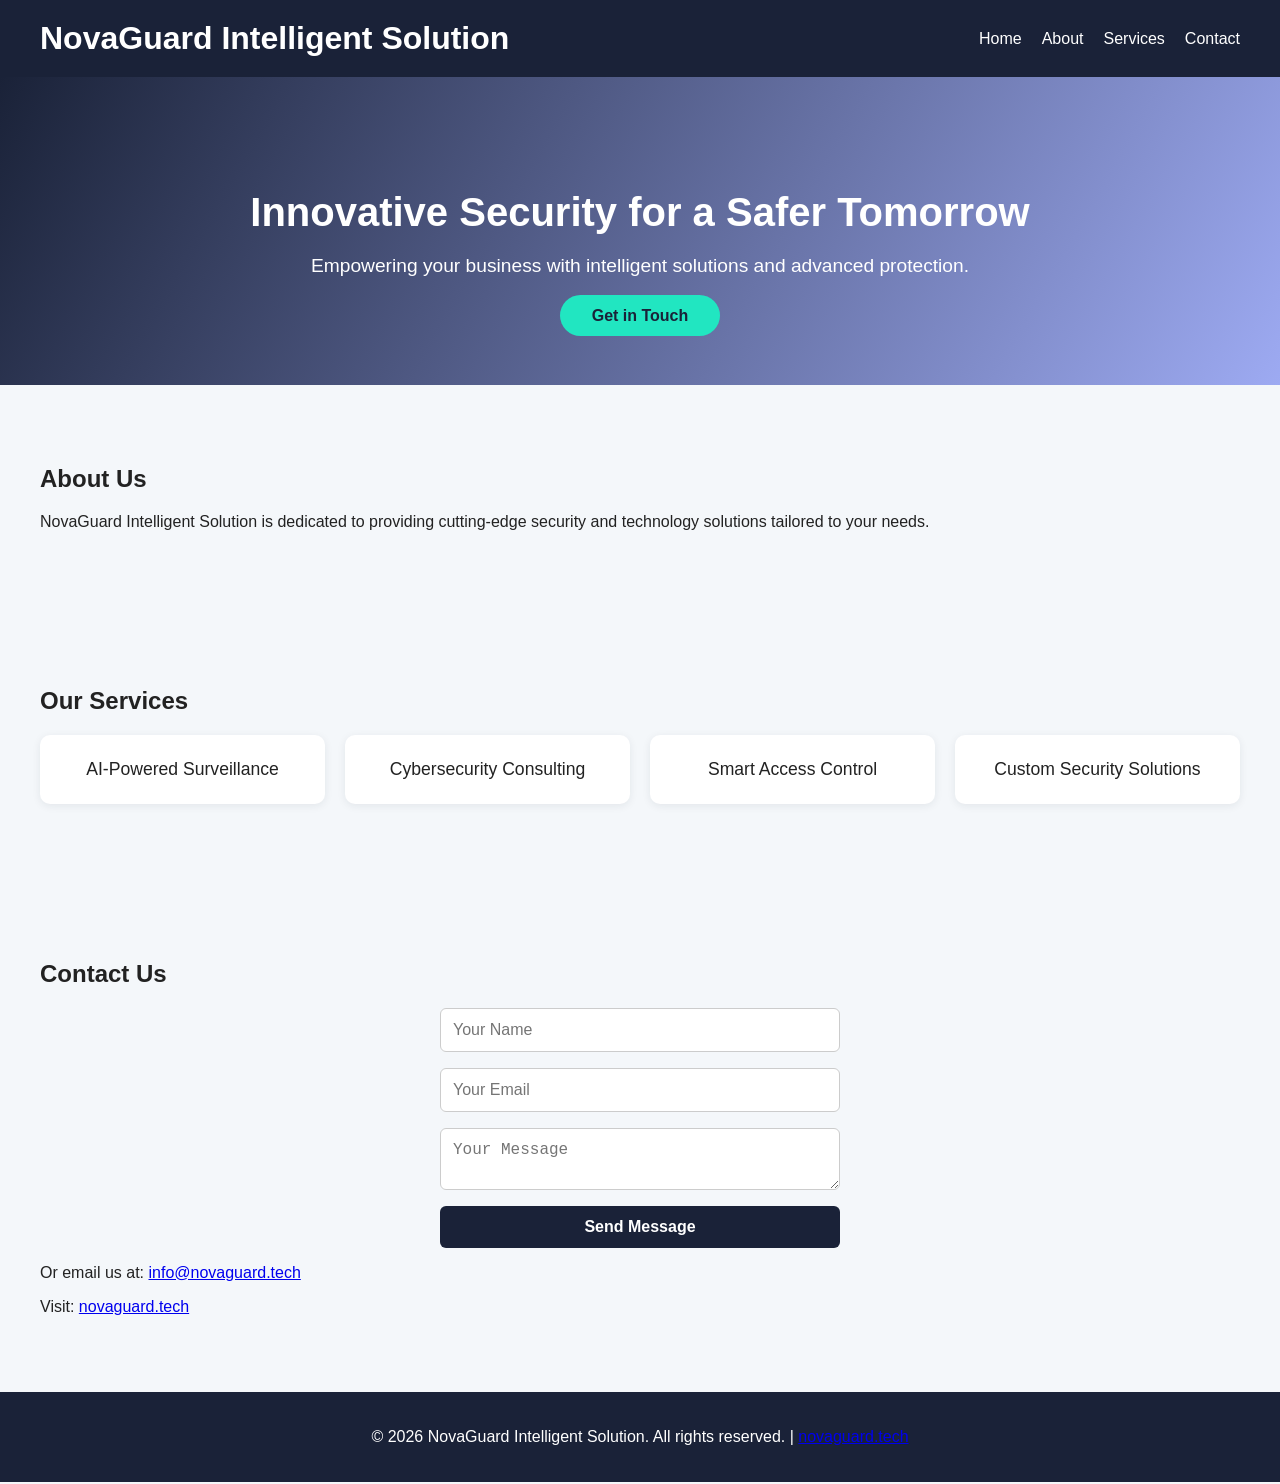
<file: index.html>
<!DOCTYPE html>
<html lang="en">
<head>
    <meta charset="UTF-8">
    <meta name="viewport" content="width=device-width, initial-scale=1.0">
    <title>NovaGuard Intelligent Solution</title>
    <link rel="stylesheet" href="style.css">
</head>
<body>
    <header>
        <div class="container">
            <h1>NovaGuard Intelligent Solution</h1>
            <nav>
                <ul>
                    <li><a href="#home">Home</a></li>
                    <li><a href="#about">About</a></li>
                    <li><a href="#services">Services</a></li>
                    <li><a href="#contact">Contact</a></li>
                </ul>
            </nav>
        </div>
    </header>
    <section id="home" class="hero">
        <div class="container">
            <h2>Innovative Security for a Safer Tomorrow</h2>
            <p>Empowering your business with intelligent solutions and advanced protection.</p>
            <a href="#contact" class="cta-btn">Get in Touch</a>
        </div>
    </section>
    <section id="about">
        <div class="container">
            <h2>About Us</h2>
            <p>NovaGuard Intelligent Solution is dedicated to providing cutting-edge security and technology solutions tailored to your needs.</p>
        </div>
    </section>
    <section id="services">
        <div class="container">
            <h2>Our Services</h2>
            <ul class="services-list">
                <li>AI-Powered Surveillance</li>
                <li>Cybersecurity Consulting</li>
                <li>Smart Access Control</li>
                <li>Custom Security Solutions</li>
            </ul>
        </div>
    </section>
    <section id="contact">
        <div class="container">
            <h2>Contact Us</h2>
            <form>
                <input type="text" placeholder="Your Name" required>
                <input type="email" placeholder="Your Email" required>
                <textarea placeholder="Your Message" required></textarea>
                <button type="submit">Send Message</button>
            </form>
            <div class="contact-info">
                <p>Or email us at: <a href="mailto:info@novaguard.tech">info@novaguard.tech</a></p>
                <p>Visit: <a href="https://novaguard.tech" target="_blank">novaguard.tech</a></p>
            </div>
        </div>
    </section>
    <footer>
        <div class="container">
            <p>&copy; 2026 NovaGuard Intelligent Solution. All rights reserved. | <a href="https://novaguard.tech" target="_blank">novaguard.tech</a></p>
        </div>
    </footer>
</body>
</html>
</file>
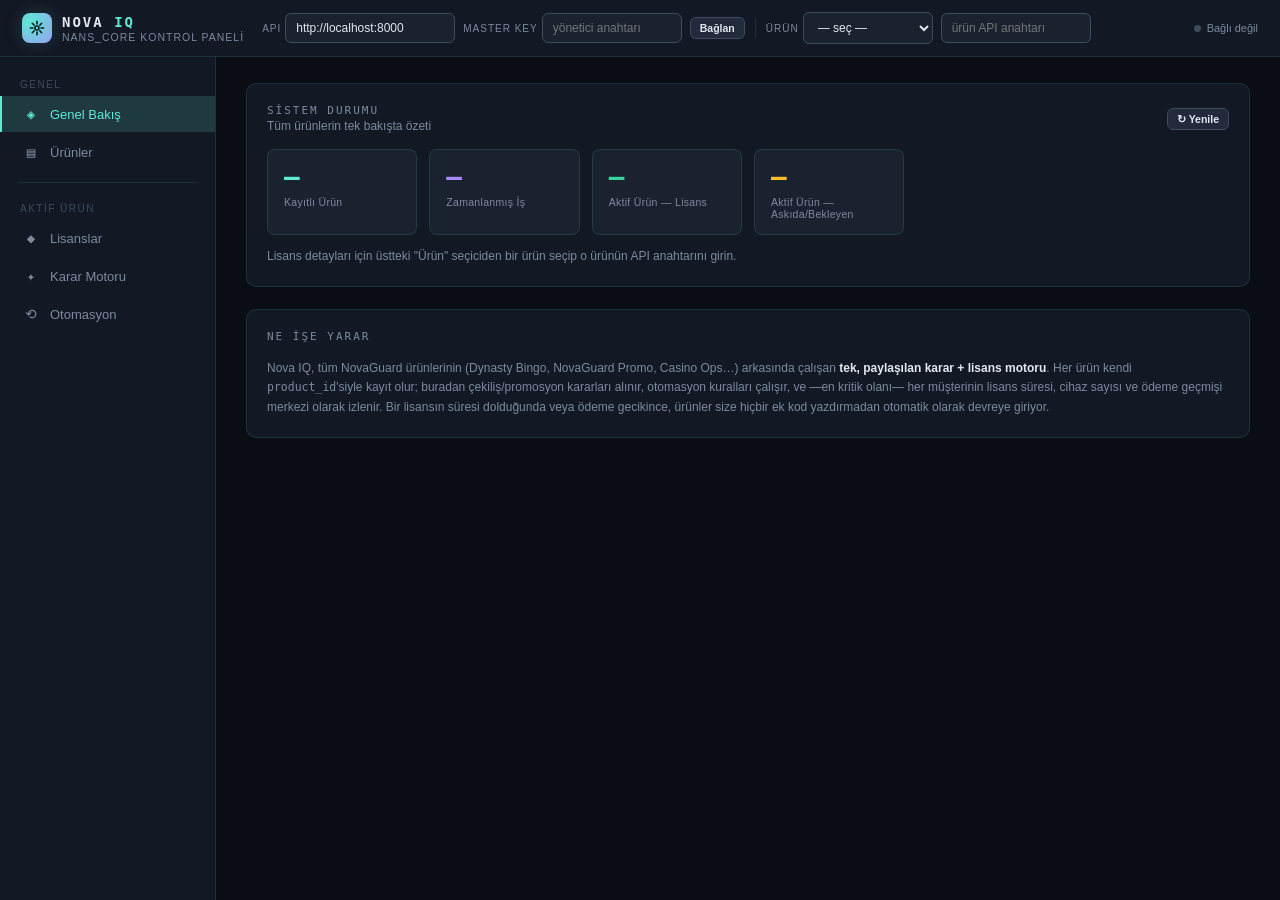
<file: nova-iq/admin.html>
<!DOCTYPE html>
<html lang="tr">
<head>
<meta charset="UTF-8">
<meta name="viewport" content="width=device-width,initial-scale=1.0">
<title>Nova IQ — Kontrol Paneli</title>
<style>
:root{
  --ink:#0a0e14; --panel:#121824; --panel2:#1a2230; --panel3:#212b3b;
  --signal:#5eead4; --signal-dim:#2dd4bf; --signal-glow:rgba(94,234,212,.16);
  --ok:#34d399; --warn:#fbbf24; --alert:#fb7185; --violet:#a78bfa;
  --text:#e2e8f0; --dim:#7c8aa0; --dim2:#3d4a5f;
  --border:rgba(94,234,212,.12);
  --mono:ui-monospace,"SF Mono",Menlo,Consolas,"Roboto Mono",monospace;
  --sans:-apple-system,BlinkMacSystemFont,"Segoe UI",Roboto,sans-serif;
}
*{box-sizing:border-box;margin:0;padding:0}
html,body{height:100%}
body{
  font-family:var(--sans); background:var(--ink); color:var(--text);
  font-size:14px; min-height:100vh;
}
::selection{background:var(--signal-glow); color:var(--text)}
a{color:var(--signal)}
button,input,select{font-family:inherit}

/* LAYOUT */
.shell{display:grid;grid-template-columns:216px 1fr;grid-template-rows:auto 1fr;min-height:100vh}
.topbar{
  grid-column:1/-1;display:flex;align-items:center;gap:18px;flex-wrap:wrap;
  padding:12px 22px;background:var(--panel);border-bottom:1px solid var(--border);
}
.sidebar{background:var(--panel);border-right:1px solid var(--border);padding:14px 0;display:flex;flex-direction:column;gap:2px}
.main{padding:26px 30px 60px;overflow-y:auto;display:flex;flex-direction:column;gap:22px}

/* BRAND */
.brand{display:flex;align-items:center;gap:10px;flex:none}
.brand .mark{
  width:30px;height:30px;border-radius:8px;flex:none;
  background:radial-gradient(circle at 30% 30%, var(--signal), var(--violet) 130%);
  display:flex;align-items:center;justify-content:center;
  box-shadow:0 0 18px var(--signal-glow);
}
.brand .mark svg{width:16px;height:16px}
.brand .name{font-family:var(--mono);font-weight:700;letter-spacing:2px;font-size:14px}
.brand .name b{color:var(--signal)}
.brand .tag{font-size:10.5px;color:var(--dim);letter-spacing:1px;margin-top:1px}

/* CONNECTION FORM (topbar) */
.conn{display:flex;align-items:center;gap:8px;flex-wrap:wrap;flex:1}
.conn input,.conn select{
  background:var(--panel2);border:1px solid var(--dim2);color:var(--text);
  padding:7px 10px;border-radius:6px;font-size:12px;outline:none;transition:border-color .15s;
}
.conn input:focus,.conn select:focus{border-color:var(--signal)}
.conn label{font-size:10px;letter-spacing:1px;color:var(--dim);text-transform:uppercase;margin-right:-4px}
.btn{
  appearance:none;border:1px solid transparent;border-radius:6px;padding:7px 14px;
  font-size:12.5px;font-weight:600;cursor:pointer;transition:filter .15s, transform .05s;
  white-space:nowrap;
}
.btn:active{transform:scale(.97)}
.btn-signal{background:var(--signal);color:#04231e}
.btn-signal:hover{filter:brightness(1.08)}
.btn-dim{background:var(--panel3);color:var(--text);border-color:var(--dim2)}
.btn-dim:hover{border-color:var(--signal)}
.btn-alert{background:transparent;color:var(--alert);border-color:rgba(251,113,133,.4)}
.btn-alert:hover{background:rgba(251,113,133,.08)}
.btn-ghost{background:transparent;color:var(--dim);border-color:var(--dim2)}
.btn-ghost:hover{color:var(--text);border-color:var(--signal)}
.btn.small{padding:4px 9px;font-size:10.5px}
.btn:disabled{opacity:.4;cursor:not-allowed}

.status-pill{display:flex;align-items:center;gap:6px;font-size:11px;color:var(--dim);flex:none}
.dot{width:7px;height:7px;border-radius:50%;background:var(--dim2)}
.dot.ok{background:var(--ok);box-shadow:0 0 8px var(--ok)}
.dot.err{background:var(--alert);box-shadow:0 0 8px var(--alert)}

/* SIDEBAR NAV */
.nav-item{
  display:flex;align-items:center;gap:10px;padding:10px 20px;cursor:pointer;
  font-size:13px;color:var(--dim);border-left:2px solid transparent;transition:all .15s;
}
.nav-item:hover{color:var(--text);background:rgba(94,234,212,.04)}
.nav-item.active{color:var(--signal);border-left-color:var(--signal);background:var(--signal-glow)}
.nav-icon{font-size:14px;width:18px;text-align:center;font-family:var(--mono)}
.nav-sep{height:1px;background:var(--border);margin:10px 18px}
.nav-label{font-size:10px;letter-spacing:1.5px;color:var(--dim2);padding:8px 20px 4px;text-transform:uppercase}

/* CARDS */
.card{background:var(--panel);border:1px solid var(--border);border-radius:10px;padding:20px}
.card-head{display:flex;align-items:center;justify-content:space-between;gap:12px;margin-bottom:16px;flex-wrap:wrap}
.card-title{font-size:11px;letter-spacing:2px;color:var(--dim);text-transform:uppercase;font-family:var(--mono)}
.card-sub{font-size:12px;color:var(--dim);margin-top:2px}

.stat-grid{display:grid;grid-template-columns:repeat(auto-fill,minmax(150px,1fr));gap:12px}
.stat-card{background:var(--panel2);border:1px solid var(--border);border-radius:8px;padding:14px 16px}
.stat-num{font-family:var(--mono);font-size:26px;font-weight:700;color:var(--signal);line-height:1;font-variant-numeric:tabular-nums}
.stat-label{font-size:10.5px;color:var(--dim);margin-top:6px;letter-spacing:.3px}
.stat-card.violet .stat-num{color:var(--violet)}
.stat-card.ok .stat-num{color:var(--ok)}
.stat-card.warn .stat-num{color:var(--warn)}

/* TABLE */
.table-wrap{overflow-x:auto}
table{width:100%;border-collapse:collapse;font-size:12.5px}
th{
  text-align:left;padding:8px 12px;color:var(--dim);font-weight:600;font-size:10.5px;
  letter-spacing:.5px;text-transform:uppercase;border-bottom:1px solid var(--border);white-space:nowrap;
}
td{padding:10px 12px;border-bottom:1px solid rgba(255,255,255,.04);vertical-align:middle}
tr:last-child td{border-bottom:none}
tr:hover td{background:rgba(94,234,212,.02)}
.mono{font-family:var(--mono);font-size:11.5px;color:var(--dim)}
.empty{padding:28px;text-align:center;color:var(--dim);font-size:12.5px}

/* PILLS */
.pill{
  display:inline-flex;align-items:center;gap:5px;padding:3px 9px;border-radius:20px;
  font-size:10.5px;font-weight:600;letter-spacing:.3px;white-space:nowrap;
}
.pill-ok{background:rgba(52,211,153,.12);color:var(--ok)}
.pill-warn{background:rgba(251,191,36,.12);color:var(--warn)}
.pill-alert{background:rgba(251,113,133,.12);color:var(--alert)}
.pill-dim{background:rgba(124,138,160,.12);color:var(--dim)}
.pill-signal{background:var(--signal-glow);color:var(--signal)}

/* FORMS */
.form-grid{display:grid;grid-template-columns:repeat(auto-fill,minmax(180px,1fr));gap:12px}
.field{display:flex;flex-direction:column;gap:5px}
.field label{font-size:10.5px;letter-spacing:.5px;color:var(--dim);text-transform:uppercase}
.field input,.field select,.field textarea{
  background:var(--panel2);border:1px solid var(--dim2);color:var(--text);
  padding:8px 11px;border-radius:6px;font-size:13px;outline:none;transition:border-color .15s;
}
.field input:focus,.field select:focus,.field textarea:focus{border-color:var(--signal)}
.field select option{background:var(--panel2)}

/* TOAST */
#toast{
  position:fixed;bottom:20px;right:20px;background:var(--panel3);border:1px solid var(--signal);
  color:var(--text);padding:11px 18px;border-radius:8px;font-size:12.5px;opacity:0;
  transform:translateY(8px);transition:all .25s;pointer-events:none;z-index:999;max-width:360px;
}
#toast.show{opacity:1;transform:translateY(0)}
#toast.err{border-color:var(--alert)}

/* TABS */
.tab{display:none}
.tab.active{display:flex;flex-direction:column;gap:22px}

/* BRAIN VISUAL (Karar Motoru) */
.brain-flow{display:flex;gap:10px;flex-wrap:wrap;align-items:stretch}
.brain-node{
  flex:1;min-width:120px;background:var(--panel2);border:1px solid var(--border);border-radius:8px;
  padding:12px 14px;display:flex;flex-direction:column;gap:4px;position:relative;transition:all .2s;
}
.brain-node .n-label{font-size:9.5px;letter-spacing:1px;color:var(--dim);text-transform:uppercase;font-family:var(--mono)}
.brain-node .n-name{font-size:13px;font-weight:600}
.brain-node .n-result{font-size:11px;color:var(--dim);margin-top:2px;min-height:14px}
.brain-node.fired{border-color:var(--signal);box-shadow:0 0 0 1px var(--signal), 0 0 20px var(--signal-glow)}
.brain-node.fired .n-result{color:var(--signal)}
.brain-arrow{display:flex;align-items:center;color:var(--dim2);font-size:16px;flex:none}
@media (max-width:900px){.brain-arrow{display:none}}

.decision-result{
  background:linear-gradient(135deg, var(--panel2), var(--panel3));border:1px solid var(--signal);
  border-radius:10px;padding:20px 22px;
}
.decision-result .d-action{font-family:var(--mono);font-size:20px;font-weight:700;color:var(--signal);letter-spacing:.5px}
.decision-result .d-reason{font-size:12.5px;color:var(--dim);margin-top:4px}
.decision-result .d-conf{margin-top:12px;display:flex;align-items:center;gap:10px}
.conf-bar{flex:1;height:6px;background:var(--panel3);border-radius:4px;overflow:hidden}
.conf-bar-fill{height:100%;background:linear-gradient(90deg, var(--signal-dim), var(--signal));border-radius:4px;transition:width .4s}

/* KEY REVEAL BOX */
.key-box{
  background:var(--panel2);border:1px dashed var(--warn);border-radius:8px;padding:14px 16px;
  display:flex;flex-direction:column;gap:8px;
}
.key-box .k-warn{font-size:11.5px;color:var(--warn)}
.key-box .k-val{font-family:var(--mono);font-size:13px;word-break:break-all;color:var(--signal);user-select:all}

.section-note{font-size:12px;color:var(--dim);line-height:1.6}
.hidden{display:none !important}
</style>
</head>
<body>

<div class="shell">
  <div class="topbar">
    <div class="brand">
      <div class="mark"><svg viewBox="0 0 24 24" fill="none" stroke="#04231e" stroke-width="2.4"><circle cx="12" cy="12" r="3"/><path d="M12 2v4M12 18v4M2 12h4M18 12h4M4.9 4.9l2.8 2.8M16.3 16.3l2.8 2.8M4.9 19.1l2.8-2.8M16.3 7.7l2.8-2.8" stroke-linecap="round"/></svg></div>
      <div>
        <div class="name">NOVA <b>IQ</b></div>
        <div class="tag">NANS_CORE KONTROL PANELİ</div>
      </div>
    </div>

    <div class="conn">
      <label>API</label>
      <input id="api-url" type="text" value="http://localhost:8000" style="width:170px">
      <label>Master Key</label>
      <input id="master-key" type="password" placeholder="yönetici anahtarı" style="width:140px">
      <button class="btn btn-dim small" onclick="connectMaster()">Bağlan</button>
      <span style="width:1px;height:20px;background:var(--border);margin:0 2px"></span>
      <label>Ürün</label>
      <select id="active-product" style="width:130px" onchange="onProductChange()"><option value="">— seç —</option></select>
      <input id="product-key" type="password" placeholder="ürün API anahtarı" style="width:150px" onchange="onProductKeyChange()">
    </div>

    <div class="status-pill"><span class="dot" id="dot"></span><span id="conn-text">Bağlı değil</span></div>
  </div>

  <div class="sidebar">
    <div class="nav-label">Genel</div>
    <div class="nav-item active" data-tab="overview" onclick="switchTab('overview')"><span class="nav-icon">◈</span>Genel Bakış</div>
    <div class="nav-item" data-tab="products" onclick="switchTab('products')"><span class="nav-icon">▤</span>Ürünler</div>
    <div class="nav-sep"></div>
    <div class="nav-label">Aktif Ürün</div>
    <div class="nav-item" data-tab="licenses" onclick="switchTab('licenses')"><span class="nav-icon">◆</span>Lisanslar</div>
    <div class="nav-item" data-tab="decide" onclick="switchTab('decide')"><span class="nav-icon">✦</span>Karar Motoru</div>
    <div class="nav-item" data-tab="automation" onclick="switchTab('automation')"><span class="nav-icon">⟲</span>Otomasyon</div>
  </div>

  <div class="main">

    <!-- ══════════ GENEL BAKIŞ ══════════ -->
    <div class="tab active" id="tab-overview">
      <div class="card">
        <div class="card-head">
          <div>
            <div class="card-title">Sistem Durumu</div>
            <div class="card-sub">Tüm ürünlerin tek bakışta özeti</div>
          </div>
          <button class="btn btn-dim small" onclick="loadOverview()">↻ Yenile</button>
        </div>
        <div class="stat-grid" id="ov-stats">
          <div class="stat-card"><div class="stat-num">—</div><div class="stat-label">Kayıtlı Ürün</div></div>
          <div class="stat-card violet"><div class="stat-num">—</div><div class="stat-label">Zamanlanmış İş</div></div>
          <div class="stat-card ok"><div class="stat-num">—</div><div class="stat-label" id="ov-lic-label">Aktif Ürün — Lisans</div></div>
          <div class="stat-card warn"><div class="stat-num">—</div><div class="stat-label" id="ov-pending-label">Aktif Ürün — Askıda/Bekleyen</div></div>
        </div>
        <div class="section-note" id="ov-detail-hint" style="margin-top:12px">
          Lisans detayları için üstteki "Ürün" seçiciden bir ürün seçip o ürünün API anahtarını girin.
        </div>
      </div>

      <div class="card">
        <div class="card-head">
          <div>
            <div class="card-title">Ne İşe Yarar</div>
          </div>
        </div>
        <div class="section-note">
          Nova IQ, tüm NovaGuard ürünlerinin (Dynasty Bingo, NovaGuard Promo, Casino Ops…) arkasında çalışan
          <b style="color:var(--text)">tek, paylaşılan karar + lisans motoru</b>. Her ürün kendi <span class="mono">product_id</span>'siyle
          kayıt olur; buradan çekiliş/promosyon kararları alınır, otomasyon kuralları çalışır, ve —en kritik olanı—
          her müşterinin lisans süresi, cihaz sayısı ve ödeme geçmişi merkezi olarak izlenir. Bir lisansın süresi dolduğunda
          veya ödeme gecikince, ürünler size hiçbir ek kod yazdırmadan otomatik olarak devreye giriyor.
        </div>
      </div>
    </div>

    <!-- ══════════ ÜRÜNLER ══════════ -->
    <div class="tab" id="tab-products">
      <div class="card">
        <div class="card-head">
          <div>
            <div class="card-title">Yeni Ürün Kaydet</div>
            <div class="card-sub">Master key gerektirir — her ürün için tek seferlik bir API anahtarı üretilir</div>
          </div>
        </div>
        <div class="form-grid" style="max-width:420px">
          <div class="field">
            <label>Ürün Kimliği (product_id)</label>
            <input id="new-product-id" type="text" placeholder="örn. dynastybingo">
          </div>
        </div>
        <div style="margin-top:14px"><button class="btn btn-signal" onclick="registerProduct()">+ Ürün Kaydet</button></div>
        <div id="new-key-box" class="key-box hidden" style="margin-top:16px">
          <div class="k-warn">⚠ Bu anahtar sadece bir kez gösterilir — şimdi kopyalayıp güvenli bir yere kaydedin.</div>
          <div class="k-val" id="new-key-val"></div>
        </div>
      </div>

      <div class="card">
        <div class="card-head">
          <div class="card-title">Kayıtlı Ürünler</div>
          <button class="btn btn-dim small" onclick="loadProducts()">↻ Yenile</button>
        </div>
        <div class="table-wrap">
          <table>
            <thead><tr><th>Product ID</th><th></th></tr></thead>
            <tbody id="products-tbody"><tr><td colspan="2" class="empty">Master key ile bağlanın</td></tr></tbody>
          </table>
        </div>
      </div>
    </div>

    <!-- ══════════ LİSANSLAR ══════════ -->
    <div class="tab" id="tab-licenses">
      <div class="card">
        <div class="card-head">
          <div>
            <div class="card-title">Yeni Lisans</div>
            <div class="card-sub">Aktif ürüne (üstteki seçiciden) yeni bir müşteri lisansı ekler</div>
          </div>
        </div>
        <div class="form-grid">
          <div class="field"><label>Lisans Anahtarı</label><input id="lic-key" type="text" placeholder="örn. LIC-BATUMI-01"></div>
          <div class="field"><label>Müşteri</label><input id="lic-customer" type="text" placeholder="örn. Batumi Palace Casino"></div>
          <div class="field"><label>Plan</label><select id="lic-plan"><option value="basic">Basic</option><option value="pro" selected>Pro</option><option value="enterprise">Enterprise</option></select></div>
          <div class="field"><label>Maks. Cihaz</label><input id="lic-devices" type="number" value="2" min="1"></div>
          <div class="field"><label>Bitiş Tarihi (boşsa süresiz)</label><input id="lic-expires" type="datetime-local"></div>
        </div>
        <div style="margin-top:14px"><button class="btn btn-signal" onclick="createLicense()">+ Lisans Oluştur</button></div>
      </div>

      <div class="card">
        <div class="card-head">
          <div>
            <div class="card-title">Lisanslar</div>
            <div class="card-sub" id="lic-product-label">Ürün seçilmedi</div>
          </div>
          <button class="btn btn-dim small" onclick="loadLicenses()">↻ Yenile</button>
        </div>
        <div class="table-wrap">
          <table>
            <thead><tr><th>Lisans</th><th>Müşteri</th><th>Plan</th><th>Durum</th><th>Cihaz</th><th>Bitiş</th><th>İşlem</th></tr></thead>
            <tbody id="licenses-tbody"><tr><td colspan="7" class="empty">Ürün ve API anahtarı seçin</td></tr></tbody>
          </table>
        </div>
      </div>

      <div class="card hidden" id="renew-card">
        <div class="card-head"><div class="card-title">Lisansı Yenile</div><button class="btn btn-ghost small" onclick="closeRenew()">✕ Kapat</button></div>
        <div class="section-note" style="margin-bottom:12px" id="renew-target-label"></div>
        <div class="form-grid">
          <div class="field"><label>Yeni Bitiş Tarihi</label><input id="renew-expires" type="datetime-local"></div>
          <div class="field"><label>Ödeme Yöntemi</label><select id="renew-method"><option value="bank_transfer">Banka Transferi</option><option value="card">Kart</option><option value="usdt">USDT</option></select></div>
          <div class="field"><label>Tutar</label><input id="renew-amount" type="number" step="0.01" placeholder="0.00"></div>
          <div class="field"><label>Not (opsiyonel)</label><input id="renew-note" type="text"></div>
        </div>
        <div style="margin-top:14px"><button class="btn btn-signal" onclick="submitRenew()">✓ Yenilemeyi Onayla</button></div>
      </div>
    </div>

    <!-- ══════════ KARAR MOTORU ══════════ -->
    <div class="tab" id="tab-decide">
      <div class="card">
        <div class="card-head">
          <div>
            <div class="card-title">Karar Motorunu Test Et</div>
            <div class="card-sub">6 katmanlı karar zincirini canlı çalıştır — girdileri değiştirip sonucu izleyin</div>
          </div>
        </div>
        <div class="form-grid">
          <div class="field" style="grid-column:span 2">
            <label>Bağlam (context) — JSON</label>
            <textarea id="dec-context" rows="3" style="font-family:var(--mono);font-size:12px">{"failed_payments": 0, "chargeback_count": 0}</textarea>
          </div>
          <div class="field" style="grid-column:span 2">
            <label>Risk Faktörleri (0–1 arası) — JSON</label>
            <textarea id="dec-risk" rows="2" style="font-family:var(--mono);font-size:12px">{"financial": 0.2, "operational": 0.1, "reputational": 0.0}</textarea>
          </div>
          <div class="field"><label>Alışkanlık Anahtarı (opsiyonel)</label><input id="dec-habit" type="text" placeholder="örn. gece_vardiyasi_onay"></div>
        </div>
        <div style="margin-top:14px"><button class="btn btn-signal" onclick="runDecision()">▶ Kararı Çalıştır</button></div>
      </div>

      <div class="card">
        <div class="card-title" style="margin-bottom:16px">Karar Zinciri</div>
        <div class="brain-flow" id="brain-flow">
          <div class="brain-node" id="node-reflex"><div class="n-label">1 · Refleks</div><div class="n-name">Beyin Sapı</div><div class="n-result">—</div></div>
          <div class="brain-arrow">→</div>
          <div class="brain-node" id="node-risk"><div class="n-label">2 · Risk</div><div class="n-name">Limbik Sistem</div><div class="n-result">—</div></div>
          <div class="brain-arrow">→</div>
          <div class="brain-node" id="node-habit"><div class="n-label">3 · Alışkanlık</div><div class="n-name">Bazal Gangliyon</div><div class="n-result">—</div></div>
          <div class="brain-arrow">→</div>
          <div class="brain-node" id="node-decide"><div class="n-label">4 · Karar</div><div class="n-name">Prefrontal Korteks</div><div class="n-result">—</div></div>
        </div>
      </div>

      <div class="card hidden" id="decide-result-card">
        <div class="card-title" style="margin-bottom:16px">Sonuç</div>
        <div class="decision-result">
          <div class="d-action" id="d-action">—</div>
          <div class="d-reason" id="d-reason">—</div>
          <div class="d-conf">
            <span class="mono" style="font-size:11px">GÜVEN</span>
            <div class="conf-bar"><div class="conf-bar-fill" id="d-conf-fill" style="width:0%"></div></div>
            <span class="mono" id="d-conf-val" style="font-size:11px">0%</span>
          </div>
        </div>
      </div>
    </div>

    <!-- ══════════ OTOMASYON ══════════ -->
    <div class="tab" id="tab-automation">
      <div class="card">
        <div class="card-head">
          <div>
            <div class="card-title">Yeni Otomasyon Kuralı</div>
            <div class="card-sub">Belirli aralıklarla kendiliğinden çalışır (log yazma veya webhook tetikleme)</div>
          </div>
        </div>
        <div class="form-grid">
          <div class="field"><label>Kural Kimliği</label><input id="rule-id" type="text" placeholder="örn. gunluk-ozet"></div>
          <div class="field"><label>Ad</label><input id="rule-name" type="text" placeholder="örn. Günlük Özet Raporu"></div>
          <div class="field"><label>Aralık (saniye)</label><input id="rule-interval" type="number" value="3600" min="5"></div>
          <div class="field"><label>Aksiyon Tipi</label><select id="rule-type"><option value="log">Log Dosyasına Yaz</option><option value="webhook">Webhook Tetikle</option></select></div>
          <div class="field" id="rule-config-field"><label>Webhook URL / Dosya Yolu</label><input id="rule-config" type="text" placeholder="https://... veya dosya.log"></div>
        </div>
        <div style="margin-top:14px"><button class="btn btn-signal" onclick="createRule()">+ Kural Oluştur</button></div>
      </div>

      <div class="card">
        <div class="card-head">
          <div class="card-title">Kurallar</div>
          <button class="btn btn-dim small" onclick="loadRules()">↻ Yenile</button>
        </div>
        <div class="table-wrap">
          <table>
            <thead><tr><th>Kural</th><th>Tip</th><th>Aralık</th><th>Çalışma</th><th>Hata</th><th>Son Çalışma</th><th>İşlem</th></tr></thead>
            <tbody id="rules-tbody"><tr><td colspan="7" class="empty">Ürün ve API anahtarı seçin</td></tr></tbody>
          </table>
        </div>
      </div>
    </div>

  </div>
</div>

<div id="toast"></div>

<script>
// ── STATE ──────────────────────────────────────────────────────────────────
let _masterConnected = false;

function base(){ return $('api-url').value.replace(/\/$/,''); }
function masterKey(){ return $('master-key').value; }
function activeProduct(){ return $('active-product').value; }
function productKey(){ return $('product-key').value; }
function $(id){ return document.getElementById(id); }

function escapeHtml(v){
  return String(v ?? '').replace(/[&<>"']/g, c => ({
    '&':'&amp;', '<':'&lt;', '>':'&gt;', '"':'&quot;', "'":'&#39;'
  }[c]));
}

function toast(msg, type='ok'){
  const t = $('toast'); t.textContent = msg; t.className = 'show ' + (type==='err'?'err':'');
  setTimeout(()=>t.className='', 3200);
}

async function apiMaster(path, opts={}){
  const r = await fetch(base()+path, {
    headers:{'X-Master-Key': masterKey(), 'Content-Type':'application/json', ...(opts.headers||{})}, ...opts
  });
  if(!r.ok) throw new Error((await r.json().catch(()=>({detail:r.statusText}))).detail || r.statusText);
  return r.status === 204 ? null : r.json();
}

async function apiProduct(path, opts={}){
  const pid = activeProduct();
  if(!pid) throw new Error('Önce bir ürün seçin');
  const r = await fetch(base()+`/v1/${pid}`+path, {
    headers:{'X-Api-Key': productKey(), 'Content-Type':'application/json', ...(opts.headers||{})}, ...opts
  });
  if(!r.ok) throw new Error((await r.json().catch(()=>({detail:r.statusText}))).detail || r.statusText);
  return r.status === 204 ? null : r.json();
}

// ── TABS ───────────────────────────────────────────────────────────────────
function switchTab(name){
  document.querySelectorAll('.tab').forEach(t=>t.classList.remove('active'));
  document.querySelectorAll('.nav-item').forEach(n=>n.classList.remove('active'));
  $('tab-'+name).classList.add('active');
  document.querySelector(`.nav-item[data-tab="${name}"]`).classList.add('active');
  if(name==='overview') loadOverview();
  if(name==='products') loadProducts();
  if(name==='licenses') loadLicenses();
  if(name==='automation') loadRules();
}

// ── CONNECT ────────────────────────────────────────────────────────────────
async function connectMaster(){
  try{
    const s = await apiMaster('/v1/admin/status');
    _masterConnected = true;
    $('dot').className = 'dot ok'; $('conn-text').textContent = 'Bağlı (master)';
    const sel = $('active-product');
    const current = sel.value;
    sel.innerHTML = '<option value="">— seç —</option>' + s.products.map(p=>`<option value="${escapeHtml(p)}">${escapeHtml(p)}</option>`).join('');
    if(s.products.includes(current)) sel.value = current;
    toast('✓ Bağlantı başarılı');
    loadOverview();
  }catch(e){
    _masterConnected = false;
    $('dot').className = 'dot err'; $('conn-text').textContent = 'Bağlantı hatası';
    toast('Bağlantı hatası: '+e.message, 'err');
  }
}

function onProductChange(){ $('product-key').value=''; loadLicenses(); loadRules(); loadOverview(); }
function onProductKeyChange(){ loadLicenses(); loadRules(); loadOverview(); }

// ── OVERVIEW ───────────────────────────────────────────────────────────────
// NOT: lisans sayıları her ürünün KENDİ API anahtarıyla korunur (master key
// bunu göremez — bilerek böyle: master, ürünlerin kendi müşteri verisini
// okuyamamalı). Bu yüzden lisans kartları sadece üstte seçili aktif ürün
// için, o ürünün anahtarı girildiyse dolduruluyor.
async function loadOverview(){
  if(!_masterConnected){ return; }
  try{
    const s = await apiMaster('/v1/admin/status');
    const cards = $('ov-stats').children;
    cards[0].querySelector('.stat-num').textContent = s.total_products;
    cards[1].querySelector('.stat-num').textContent = s.scheduler_jobs;

    const pid = activeProduct();
    $('ov-lic-label').textContent = pid ? `${pid} — Lisans` : 'Aktif Ürün — Lisans';
    $('ov-pending-label').textContent = pid ? `${pid} — Askıda/Bekleyen` : 'Aktif Ürün — Askıda/Bekleyen';

    if(pid && productKey()){
      $('ov-detail-hint').classList.add('hidden');
      const r = await apiProduct('/licenses');
      cards[2].querySelector('.stat-num').textContent = r.licenses.length;
      cards[3].querySelector('.stat-num').textContent = r.licenses.filter(l => l.status==='suspended' || l.status==='grace').length;
    }else{
      $('ov-detail-hint').classList.remove('hidden');
      cards[2].querySelector('.stat-num').textContent = '—';
      cards[3].querySelector('.stat-num').textContent = '—';
    }
  }catch(e){ toast('Özet yüklenemedi: '+e.message, 'err'); }
}

// ── PRODUCTS ───────────────────────────────────────────────────────────────
async function registerProduct(){
  const pid = $('new-product-id').value.trim();
  if(!pid){ toast('Ürün kimliği girin', 'err'); return; }
  try{
    const r = await apiMaster('/v1/admin/products', {method:'POST', body: JSON.stringify({product_id: pid})});
    $('new-key-box').classList.remove('hidden');
    $('new-key-val').textContent = r.api_key;
    toast('✓ Ürün kaydedildi: '+pid);
    $('new-product-id').value='';
    loadProducts(); connectMaster();
  }catch(e){ toast('Hata: '+e.message, 'err'); }
}

async function loadProducts(){
  if(!_masterConnected){ $('products-tbody').innerHTML = '<tr><td colspan="2" class="empty">Master key ile bağlanın</td></tr>'; return; }
  try{
    const s = await apiMaster('/v1/admin/status');
    const tbody = $('products-tbody');
    if(!s.products.length){ tbody.innerHTML = '<tr><td colspan="2" class="empty">Henüz kayıtlı ürün yok</td></tr>'; return; }
    tbody.innerHTML = s.products.map(p => `
      <tr>
        <td class="mono">${escapeHtml(p)}</td>
        <td><button class="btn btn-dim small" onclick="selectProductFromList('${encodeURIComponent(p)}')">Seç →</button></td>
      </tr>`).join('');
  }catch(e){ toast('Ürünler yüklenemedi: '+e.message, 'err'); }
}

function selectProductFromList(pidEncoded){
  const pid = decodeURIComponent(pidEncoded);
  $('active-product').value = pid;
  switchTab('licenses');
}

// ── LICENSES ───────────────────────────────────────────────────────────────
async function createLicense(){
  const key = $('lic-key').value.trim();
  const customer = $('lic-customer').value.trim();
  if(!key || !customer){ toast('Lisans anahtarı ve müşteri adı gerekli', 'err'); return; }
  const body = {
    license_key: key, customer_name: customer, plan: $('lic-plan').value,
    max_devices: parseInt($('lic-devices').value) || 1,
    expires_at: $('lic-expires').value ? new Date($('lic-expires').value).toISOString() : null,
  };
  try{
    await apiProduct('/licenses', {method:'POST', body: JSON.stringify(body)});
    toast('✓ Lisans oluşturuldu: '+key);
    $('lic-key').value=''; $('lic-customer').value=''; $('lic-expires').value='';
    loadLicenses();
  }catch(e){ toast('Hata: '+e.message, 'err'); }
}

const STATUS_PILL = {
  active: ['pill-ok','Aktif'], grace: ['pill-warn','Ödeme Bekleniyor'],
  suspended: ['pill-alert','Askıda'], cancelled: ['pill-dim','İptal'],
};

async function loadLicenses(){
  const pid = activeProduct();
  $('lic-product-label').textContent = pid ? `Ürün: ${pid}` : 'Ürün seçilmedi';
  if(!pid || !productKey()){
    $('licenses-tbody').innerHTML = '<tr><td colspan="7" class="empty">Ürün ve API anahtarı seçin</td></tr>';
    return;
  }
  try{
    const r = await apiProduct('/licenses');
    const tbody = $('licenses-tbody');
    if(!r.licenses.length){ tbody.innerHTML = '<tr><td colspan="7" class="empty">Bu üründe henüz lisans yok</td></tr>'; return; }
    tbody.innerHTML = r.licenses.map(l => {
      const [cls, label] = STATUS_PILL[l.status] || ['pill-dim', l.status];
      return `<tr>
        <td class="mono">${escapeHtml(l.license_key)}</td>
        <td>${escapeHtml(l.customer_name)}</td>
        <td>${escapeHtml(l.plan)}</td>
        <td><span class="pill ${cls}">${label}</span></td>
        <td>${l.known_device_count}/${l.max_devices}</td>
        <td class="mono">${l.expires_at ? fmtDate(l.expires_at) : 'süresiz'}</td>
        <td style="display:flex;gap:5px;flex-wrap:wrap">
          <button class="btn btn-dim small" onclick="openRenew('${encodeURIComponent(l.license_key)}','${encodeURIComponent(l.customer_name)}')">Yenile</button>
          ${l.status==='suspended'
            ? `<button class="btn btn-dim small" onclick="reactivateLicense('${encodeURIComponent(l.license_key)}')">Aktive Et</button>`
            : `<button class="btn btn-alert small" onclick="suspendLicense('${encodeURIComponent(l.license_key)}')">Askıya Al</button>`}
        </td>
      </tr>`;
    }).join('');
  }catch(e){ toast('Lisanslar yüklenemedi: '+e.message, 'err'); }
}

function fmtDate(iso){ const d = new Date(iso); return d.toLocaleDateString('tr')+' '+d.toLocaleTimeString('tr',{hour:'2-digit',minute:'2-digit'}); }

async function suspendLicense(keyEnc){
  const key = decodeURIComponent(keyEnc);
  if(!confirm(`"${key}" lisansını askıya al?`)) return;
  try{ await apiProduct(`/licenses/${key}/suspend`, {method:'POST', body: JSON.stringify({reason:'Manuel askıya alma (panel)'})}); toast('✓ Askıya alındı'); loadLicenses(); }
  catch(e){ toast('Hata: '+e.message, 'err'); }
}
async function reactivateLicense(keyEnc){
  const key = decodeURIComponent(keyEnc);
  try{ await apiProduct(`/licenses/${key}/reactivate`, {method:'POST'}); toast('✓ Yeniden aktif edildi'); loadLicenses(); }
  catch(e){ toast('Hata: '+e.message, 'err'); }
}

let _renewTarget = null;
function openRenew(keyEnc, nameEnc){
  _renewTarget = decodeURIComponent(keyEnc);
  $('renew-target-label').textContent = `${_renewTarget} — ${decodeURIComponent(nameEnc)}`;
  $('renew-card').classList.remove('hidden');
  $('renew-card').scrollIntoView({behavior:'smooth'});
}
function closeRenew(){ $('renew-card').classList.add('hidden'); _renewTarget=null; }

async function submitRenew(){
  if(!_renewTarget){ toast('Lisans seçilmedi', 'err'); return; }
  const expires = $('renew-expires').value;
  const amount = parseFloat($('renew-amount').value);
  if(!expires || !amount){ toast('Bitiş tarihi ve tutar zorunlu', 'err'); return; }
  const body = {
    new_expires_at: new Date(expires).toISOString(),
    payment_method: $('renew-method').value,
    amount, note: $('renew-note').value || null,
  };
  try{
    await apiProduct(`/licenses/${_renewTarget}/renew`, {method:'POST', body: JSON.stringify(body)});
    toast('✓ Lisans yenilendi'); closeRenew(); loadLicenses();
  }catch(e){ toast('Hata: '+e.message, 'err'); }
}

// ── KARAR MOTORU ───────────────────────────────────────────────────────────
async function runDecision(){
  let context, risk;
  try{ context = JSON.parse($('dec-context').value || '{}'); }catch{ toast('Bağlam JSON geçersiz', 'err'); return; }
  try{ risk = JSON.parse($('dec-risk').value || '{}'); }catch{ toast('Risk faktörleri JSON geçersiz', 'err'); return; }

  document.querySelectorAll('.brain-node').forEach(n=>{ n.classList.remove('fired'); n.querySelector('.n-result').textContent='…'; });
  $('decide-result-card').classList.add('hidden');

  try{
    const d = await apiProduct('/decide', {method:'POST', body: JSON.stringify({
      context, risk_factors: risk, habit_key: $('dec-habit').value.trim() || null,
    })});

    await new Promise(r=>setTimeout(r,150));
    const reflexFired = d.reason.startsWith('Refleks');
    $('node-reflex').classList.toggle('fired', reflexFired);
    $('node-reflex').querySelector('.n-result').textContent = reflexFired ? d.reason.replace('Refleks: ','') : 'tetiklenmedi';

    await new Promise(r=>setTimeout(r,150));
    const riskFired = d.reason === 'Kritik risk';
    $('node-risk').classList.toggle('fired', riskFired);
    $('node-risk').querySelector('.n-result').textContent = riskFired ? 'KRİTİK' : 'normal';

    await new Promise(r=>setTimeout(r,150));
    const habitFired = d.reason === 'Öğrenilmiş alışkanlık';
    $('node-habit').classList.toggle('fired', habitFired);
    $('node-habit').querySelector('.n-result').textContent = habitFired ? d.action : 'kayıt yok';

    await new Promise(r=>setTimeout(r,150));
    $('node-decide').classList.add('fired');
    $('node-decide').querySelector('.n-result').textContent = d.action;

    $('decide-result-card').classList.remove('hidden');
    $('d-action').textContent = d.action.replace(/_/g,' ');
    $('d-reason').textContent = d.reason;
    const pct = Math.round(d.confidence*100);
    $('d-conf-fill').style.width = pct+'%';
    $('d-conf-val').textContent = pct+'%';
  }catch(e){ toast('Karar hatası: '+e.message, 'err'); }
}

// ── OTOMASYON ──────────────────────────────────────────────────────────────
document.getElementById('rule-type').addEventListener('change', e=>{
  $('rule-config-field').querySelector('label').textContent = e.target.value==='webhook' ? 'Webhook URL' : 'Log Dosyası Yolu';
  $('rule-config').placeholder = e.target.value==='webhook' ? 'https://...' : 'nans_automation.log';
});

async function createRule(){
  const rid = $('rule-id').value.trim(), name = $('rule-name').value.trim();
  if(!rid || !name){ toast('Kural kimliği ve ad gerekli', 'err'); return; }
  const type = $('rule-type').value;
  const cfgVal = $('rule-config').value.trim();
  const action_config = type==='webhook' ? {url: cfgVal} : {filepath: cfgVal || 'nans_automation.log'};
  try{
    await apiProduct('/automation/rules', {method:'POST', body: JSON.stringify({
      rule_id: rid, name, interval_seconds: parseInt($('rule-interval').value)||3600,
      action_type: type, action_config,
    })});
    toast('✓ Kural oluşturuldu'); $('rule-id').value=''; $('rule-name').value=''; $('rule-config').value='';
    loadRules();
  }catch(e){ toast('Hata: '+e.message, 'err'); }
}

async function loadRules(){
  const pid = activeProduct();
  if(!pid || !productKey()){ $('rules-tbody').innerHTML = '<tr><td colspan="7" class="empty">Ürün ve API anahtarı seçin</td></tr>'; return; }
  try{
    const r = await apiProduct('/automation/rules');
    const tbody = $('rules-tbody');
    if(!r.rules.length){ tbody.innerHTML = '<tr><td colspan="7" class="empty">Bu üründe henüz kural yok</td></tr>'; return; }
    tbody.innerHTML = r.rules.map(rule => `
      <tr>
        <td class="mono">${escapeHtml(rule.rule_id)}<br><span style="color:var(--dim)">${escapeHtml(rule.name)}</span></td>
        <td><span class="pill pill-signal">${escapeHtml(rule.action_type)}</span></td>
        <td>${rule.interval_seconds}sn</td>
        <td>${rule.run_count}</td>
        <td style="color:${rule.error_count>0?'var(--alert)':'var(--dim)'}">${rule.error_count}</td>
        <td class="mono">${rule.last_run ? fmtDate(rule.last_run) : '—'}</td>
        <td><button class="btn btn-dim small" onclick="runRuleNow('${encodeURIComponent(rule.rule_id)}')">▶ Şimdi Çalıştır</button></td>
      </tr>`).join('');
  }catch(e){ toast('Kurallar yüklenemedi: '+e.message, 'err'); }
}

async function runRuleNow(ridEnc){
  const rid = decodeURIComponent(ridEnc);
  try{ const r = await apiProduct(`/automation/rules/${rid}/run`, {method:'POST'}); toast(r.success ? '✓ Kural çalıştı' : 'Kural hata verdi', r.success?'ok':'err'); loadRules(); }
  catch(e){ toast('Hata: '+e.message, 'err'); }
}
</script>
</body>
</html>
</file>
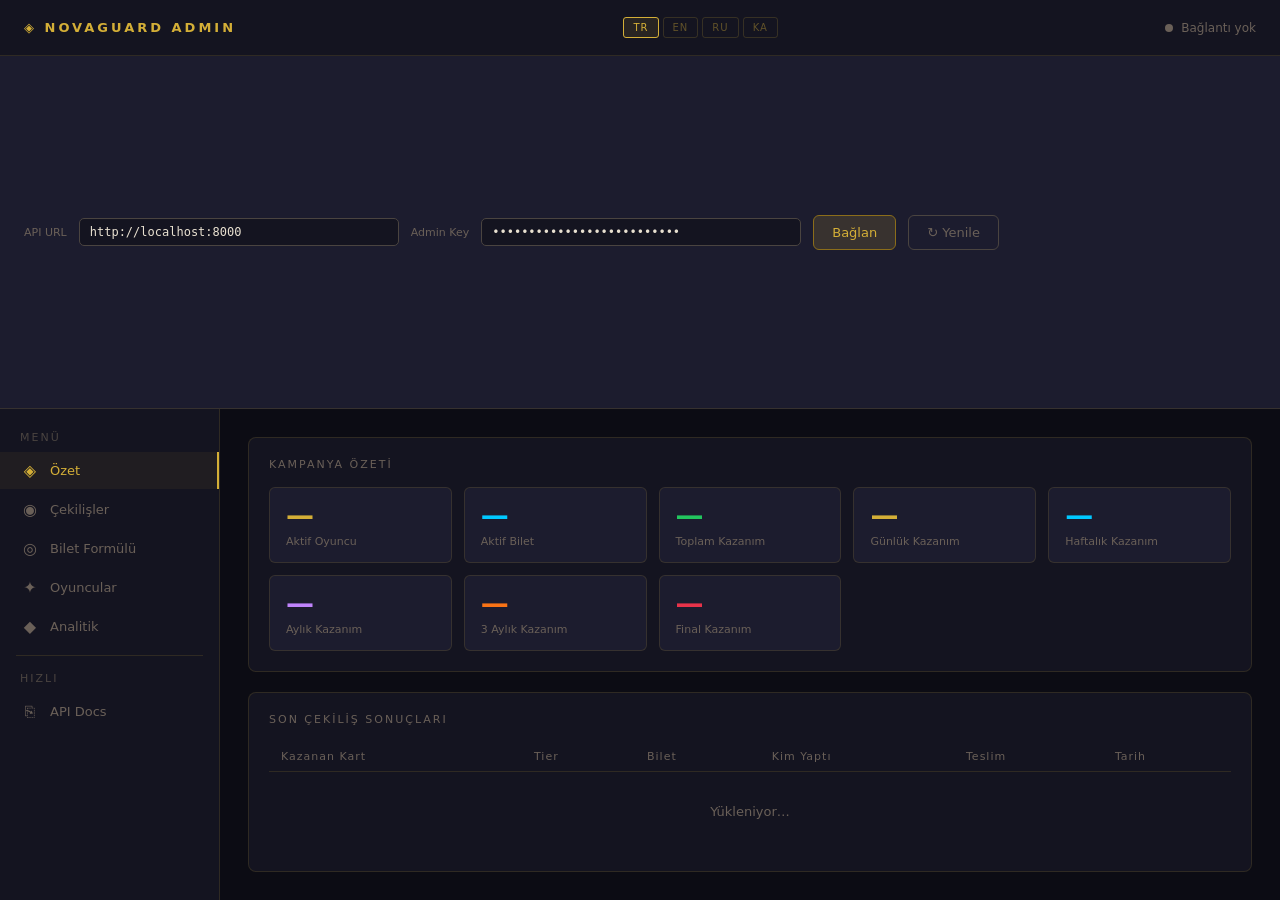
<file: novaguard-promo/admin.html>
<!DOCTYPE html>
<html lang="tr">
<head>
<meta charset="UTF-8">
<meta name="viewport" content="width=device-width,initial-scale=1.0">
<title>NovaGuard — Admin Panel</title>
<style>
:root{
  --bg:#0c0c14;--bg2:#141420;--bg3:#1c1c2e;--bg4:#242438;
  --gold:#d4af37;--gold-l:#f0d060;--gold-d:#8b6d1a;
  --red:#c41e3a;--red-l:#e8334a;
  --cyan:#00c8ff;--green:#22c55e;--orange:#f97316;
  --text:#e8e0d0;--dim:#6a6058;--dim2:#4a4440;
  --border:rgba(212,175,55,.14);
}
*{box-sizing:border-box;margin:0;padding:0}
body{font-family:system-ui,sans-serif;background:var(--bg);color:var(--text);min-height:100vh;font-size:14px}
a{color:var(--gold);text-decoration:none}

/* LAYOUT */
.shell{display:grid;grid-template-columns:220px 1fr;grid-template-rows:56px 1fr;min-height:100vh}
.topbar{grid-column:1/-1;display:flex;align-items:center;justify-content:space-between;padding:0 24px;background:var(--bg2);border-bottom:1px solid var(--border)}
.sidebar{background:var(--bg2);border-right:1px solid var(--border);padding:16px 0;display:flex;flex-direction:column;gap:2px}
.main{padding:28px;overflow-y:auto;display:flex;flex-direction:column;gap:24px}

/* TOPBAR */
.brand{font-weight:600;letter-spacing:3px;font-size:13px;color:var(--gold)}
.conn-status{display:flex;align-items:center;gap:8px;font-size:12px}
.dot{width:8px;height:8px;border-radius:50%;background:var(--dim)}
.dot.ok{background:var(--green)}
.dot.err{background:var(--red-l)}

/* SIDEBAR */
.nav-item{display:flex;align-items:center;gap:10px;padding:9px 20px;cursor:pointer;font-size:13px;color:var(--dim);border-right:2px solid transparent;transition:all .15s}
.nav-item:hover{color:var(--text);background:rgba(212,175,55,.04)}
.nav-item.active{color:var(--gold);border-right-color:var(--gold);background:rgba(212,175,55,.06)}
.nav-icon{font-size:16px;width:20px;text-align:center}
.nav-sep{height:1px;background:var(--border);margin:8px 16px}
.nav-label{font-size:11px;letter-spacing:2px;color:var(--dim2);padding:6px 20px}

/* CARDS */
.card{background:var(--bg2);border:1px solid var(--border);border-radius:8px;padding:20px}
.card-title{font-size:11px;letter-spacing:2px;color:var(--dim);margin-bottom:16px;text-transform:uppercase}
.stat-grid{display:grid;grid-template-columns:repeat(auto-fill,minmax(160px,1fr));gap:12px}
.stat-card{background:var(--bg3);border:1px solid var(--border);border-radius:6px;padding:14px 16px}
.stat-num{font-size:28px;font-weight:600;color:var(--gold);line-height:1}
.stat-label{font-size:11px;color:var(--dim);margin-top:5px}
.stat-card.cyan .stat-num{color:var(--cyan)}
.stat-card.red .stat-num{color:var(--red-l)}
.stat-card.green .stat-num{color:var(--green)}

/* FORMS */
.form-grid{display:grid;grid-template-columns:repeat(auto-fill,minmax(200px,1fr));gap:12px}
.field{display:flex;flex-direction:column;gap:5px}
.field label{font-size:11px;letter-spacing:1px;color:var(--dim)}
.field input,.field select,.field textarea{background:var(--bg3);border:1px solid var(--dim2);color:var(--text);padding:9px 12px;border-radius:6px;font-size:13px;font-family:inherit;outline:none;transition:border-color .15s}
.field input:focus,.field select:focus,.field textarea:focus{border-color:var(--gold)}
.field select option{background:var(--bg3)}
.field textarea{resize:vertical;min-height:60px}
.field input[type=number]{-moz-appearance:textfield}

/* BUTTONS */
.btn{padding:9px 18px;border:none;border-radius:6px;cursor:pointer;font-size:13px;font-family:inherit;font-weight:500;transition:all .15s;display:inline-flex;align-items:center;gap:6px}
.btn-gold{background:rgba(212,175,55,.15);border:1px solid var(--gold-d);color:var(--gold)}
.btn-gold:hover{background:rgba(212,175,55,.25)}
.btn-red{background:rgba(196,30,58,.15);border:1px solid var(--red);color:var(--red-l)}
.btn-red:hover{background:rgba(196,30,58,.28)}
.btn-cyan{background:rgba(0,200,255,.1);border:1px solid rgba(0,200,255,.3);color:var(--cyan)}
.btn-cyan:hover{background:rgba(0,200,255,.2)}
.btn-dim{background:transparent;border:1px solid var(--dim2);color:var(--dim)}
.btn-dim:hover{border-color:var(--text);color:var(--text)}
.btn:disabled{opacity:.4;cursor:not-allowed}

/* TABLES */
.tbl-wrap{overflow-x:auto}
table{width:100%;border-collapse:collapse;font-size:13px}
th{text-align:left;padding:8px 12px;font-size:11px;letter-spacing:1px;color:var(--dim);border-bottom:1px solid var(--border);font-weight:500}
td{padding:10px 12px;border-bottom:1px solid rgba(212,175,55,.06);vertical-align:middle}
tr:hover td{background:rgba(212,175,55,.03)}
tr:last-child td{border-bottom:none}

/* BADGES */
.badge{display:inline-flex;align-items:center;padding:3px 8px;border-radius:4px;font-size:11px;font-weight:500;letter-spacing:.5px}
.badge-gold{background:rgba(212,175,55,.12);color:var(--gold);border:1px solid rgba(212,175,55,.25)}
.badge-green{background:rgba(34,197,94,.12);color:var(--green);border:1px solid rgba(34,197,94,.25)}
.badge-red{background:rgba(196,30,58,.12);color:var(--red-l);border:1px solid rgba(196,30,58,.25)}
.badge-cyan{background:rgba(0,200,255,.1);color:var(--cyan);border:1px solid rgba(0,200,255,.25)}
.badge-dim{background:rgba(106,96,88,.12);color:var(--dim);border:1px solid var(--dim2)}
.badge-orange{background:rgba(249,115,22,.12);color:var(--orange);border:1px solid rgba(249,115,22,.25)}

/* TAB CONTENT */
.tab{display:none}.tab.active{display:flex;flex-direction:column;gap:20px}

/* TOAST */
#toast{position:fixed;bottom:24px;right:24px;padding:12px 20px;border-radius:8px;font-size:13px;font-weight:500;z-index:999;transition:all .25s;opacity:0;pointer-events:none;max-width:360px}
#toast.show{opacity:1}
#toast.ok{background:rgba(34,197,94,.15);border:1px solid rgba(34,197,94,.4);color:var(--green)}
#toast.err{background:rgba(196,30,58,.15);border:1px solid var(--red);color:var(--red-l)}

/* TIER COLORS */
.tier-daily    {color:var(--gold)}
.tier-weekly   {color:var(--cyan)}
.tier-monthly  {color:#c084fc}
.tier-quarterly{color:var(--orange)}
.tier-annual   {color:var(--red-l)}

/* CONFIG BAR */
.config-bar{display:flex;align-items:center;gap:12px;padding:10px 24px;background:var(--bg3);border-bottom:1px solid var(--border)}
.config-bar input{flex:1;max-width:320px}

/* FORMULA */
.formula-group{display:grid;grid-template-columns:repeat(auto-fill,minmax(220px,1fr));gap:12px;padding:16px;background:var(--bg3);border-radius:6px;border:1px solid var(--border)}
.formula-section{font-size:11px;letter-spacing:2px;color:var(--dim);margin-bottom:8px}

/* EMPTY STATE */
.empty{padding:32px;text-align:center;color:var(--dim);font-size:13px}

/* RESPONSIVE */
@media(max-width:760px){.shell{grid-template-columns:1fr;grid-template-rows:56px auto 1fr}.sidebar{display:flex;flex-direction:row;overflow-x:auto;gap:0;padding:0;border-right:none;border-bottom:1px solid var(--border)}.nav-item{padding:12px 16px;border-right:none;border-bottom:2px solid transparent;white-space:nowrap}.nav-item.active{border-bottom-color:var(--gold);border-right:none}.nav-sep,.nav-label{display:none}.main{padding:16px}}
.lang-btn{background:transparent;border:1px solid rgba(212,175,55,.18);color:rgba(212,175,55,.4);padding:4px 9px;cursor:pointer;font-family:system-ui,sans-serif;font-size:10px;letter-spacing:1px;transition:all .15s;border-radius:3px}
.lang-btn.active{background:rgba(212,175,55,.1);border-color:var(--gold);color:var(--gold)}
</style>
</head>
<body>
<div class="shell">

<!-- TOPBAR -->
<header class="topbar">
  <div class="brand">◈ NOVAGUARD ADMIN</div>
  <div style="display:flex;gap:4px">
    <button class="lang-btn active" data-l="tr" onclick="setAdminLang('tr')">TR</button>
    <button class="lang-btn" data-l="en" onclick="setAdminLang('en')">EN</button>
    <button class="lang-btn" data-l="ru" onclick="setAdminLang('ru')">RU</button>
    <button class="lang-btn" data-l="ka" onclick="setAdminLang('ka')">KA</button>
  </div>
  <div class="conn-status">
    <div class="dot" id="dot"></div>
    <span id="conn-text" style="color:var(--dim)" data-i18n="notConnected">Bağlantı yok</span>
  </div>
</header>

<!-- CONFIG BAR -->
<div style="grid-column:1/-1" class="config-bar">
  <span style="font-size:11px;color:var(--dim);white-space:nowrap">API URL</span>
  <input id="api-url" type="text" value="http://localhost:8000" placeholder="http://localhost:8000" style="background:var(--bg2);border:1px solid var(--dim2);color:var(--text);padding:6px 10px;border-radius:5px;font-size:12px;font-family:monospace">
  <span style="font-size:11px;color:var(--dim);white-space:nowrap" data-i18n="adminKeyLabel">Admin Key</span>
  <input id="api-key" type="password" value="casino-admin-key-change-me" placeholder="X-Admin-Key" style="background:var(--bg2);border:1px solid var(--dim2);color:var(--text);padding:6px 10px;border-radius:5px;font-size:12px;font-family:monospace;width:220px">
  <button class="btn btn-gold" onclick="testConn()" data-i18n="connect">Bağlan</button>
  <button class="btn btn-dim" onclick="loadAll()"><span data-i18n="refresh">↻ Yenile</span></button>
</div>

<!-- SIDEBAR -->
<aside class="sidebar">
  <div class="nav-label" data-i18n="menu">MENÜ</div>
  <div class="nav-item active" onclick="switchTab('overview')"><span class="nav-icon">◈</span> <span data-i18n="overview">Özet</span></div>
  <div class="nav-item" onclick="switchTab('draws')"><span class="nav-icon">◉</span> <span data-i18n="draws">Çekilişler</span></div>
  <div class="nav-item" onclick="switchTab('formula')"><span class="nav-icon">◎</span> <span data-i18n="ticketFormulaShort">Bilet Formülü</span></div>
  <div class="nav-item" onclick="switchTab('players')"><span class="nav-icon">✦</span> <span data-i18n="players">Oyuncular</span></div>
  <div class="nav-item" onclick="switchTab('analytics')"><span class="nav-icon">◆</span> <span data-i18n="analytics">Analitik</span></div>
  <div class="nav-sep"></div>
  <div class="nav-label" data-i18n="quick">HIZLI</div>
  <div class="nav-item" onclick="openDocs()"><span class="nav-icon">⎘</span> API Docs</div>
</aside>

<!-- MAIN -->
<main class="main">

  <!-- ── OVERVIEW ─────────────────────────────────────── -->
  <section class="tab active" id="tab-overview">
    <div class="card">
      <div class="card-title" data-i18n="campaignSummary">Kampanya Özeti</div>
      <div class="stat-grid" id="stats-grid">
        <div class="stat-card"><div class="stat-num" id="s-players">—</div><div class="stat-label" data-i18n="activePlayers">Aktif Oyuncu</div></div>
        <div class="stat-card cyan"><div class="stat-num" id="s-tickets">—</div><div class="stat-label" data-i18n="activeTickets">Aktif Bilet</div></div>
        <div class="stat-card green"><div class="stat-num" id="s-wins">—</div><div class="stat-label" data-i18n="totalWins">Toplam Kazanım</div></div>
        <div class="stat-card"><div class="stat-num tier-daily" id="s-daily">—</div><div class="stat-label" data-i18n="dailyWins">Günlük Kazanım</div></div>
        <div class="stat-card"><div class="stat-num tier-weekly" id="s-weekly">—</div><div class="stat-label" data-i18n="weeklyWins">Haftalık Kazanım</div></div>
        <div class="stat-card"><div class="stat-num tier-monthly" id="s-monthly">—</div><div class="stat-label" data-i18n="monthlyWins">Aylık Kazanım</div></div>
        <div class="stat-card"><div class="stat-num tier-quarterly" id="s-quarterly">—</div><div class="stat-label" data-i18n="quarterlyWins">3 Aylık Kazanım</div></div>
        <div class="stat-card red"><div class="stat-num tier-annual" id="s-annual">—</div><div class="stat-label" data-i18n="finalWins">Final Kazanım</div></div>
      </div>
    </div>

    <div class="card">
      <div class="card-title" data-i18n="recentResults">Son Çekiliş Sonuçları</div>
      <div class="tbl-wrap">
        <table>
          <thead><tr><th data-i18n="winnerCard">Kazanan Kart</th><th data-i18n="tier">Tier</th><th data-i18n="ticket">Bilet</th><th data-i18n="whoDidIt">Kim Yaptı</th><th data-i18n="delivered">Teslim</th><th data-i18n="date">Tarih</th></tr></thead>
          <tbody id="results-tbody"><tr><td colspan="6" class="empty" data-i18n="loading">Yükleniyor…</td></tr></tbody>
        </table>
      </div>
    </div>
  </section>

  <!-- ── DRAWS ──────────────────────────────────────────── -->
  <section class="tab" id="tab-draws">

    <div class="card">
      <div class="card-title" data-i18n="scheduleNew">Yeni Çekiliş Programla</div>
      <div class="form-grid" id="draw-form">
        <div class="field">
          <label data-i18n="drawType">Çekiliş Türü</label>
          <select id="f-tier">
            <option value="daily" data-i18n="daily">Günlük</option>
            <option value="weekly" selected data-i18n="weekly">Haftalık</option>
            <option value="monthly" data-i18n="monthly">Aylık</option>
            <option value="quarterly" data-i18n="quarterly">3 Aylık</option>
            <option value="annual" data-i18n="annualFinal">Yıllık Final</option>
          </select>
        </div>
        <div class="field">
          <label data-i18n="drawName">Çekiliş Adı</label>
          <input id="f-name" type="text" placeholder="Haftalık Çekiliş — Hf 23">
        </div>
        <div class="field">
          <label data-i18n="dateTime">Tarih & Saat</label>
          <input id="f-date" type="datetime-local">
        </div>
        <div class="field">
          <label data-i18n="prizeAmount">Ödül Miktarı</label>
          <input id="f-amount" type="number" placeholder="5000" min="0">
        </div>
        <div class="field">
          <label data-i18n="currency">Para Birimi</label>
          <select id="f-currency">
            <option value="TRY">₺ TRY</option>
            <option value="EUR">€ EUR</option>
            <option value="USD">$ USD</option>
            <option value="GEL">₾ GEL</option>
            <option value="GBP">£ GBP</option>
          </select>
        </div>
        <div class="field" style="grid-column:span 2">
          <label data-i18n="prizeDesc">Ödül Açıklaması</label>
          <input id="f-desc" type="text" placeholder="5,000 TRY Free Play Kredisi">
        </div>
      </div>
      <div style="margin-top:14px;display:flex;gap:10px">
        <button class="btn btn-gold" onclick="scheduleDrawFn()"><span data-i18n="schedule">+ Programla</span></button>
        <button class="btn btn-dim" onclick="previewPoolFn()"><span data-i18n="previewPool">⊙ Havuzu Önizle</span></button>
      </div>
      <div id="pool-preview" style="margin-top:14px;display:none"></div>
    </div>

    <div class="card">
      <div style="display:flex;justify-content:space-between;align-items:center;margin-bottom:14px">
        <div class="card-title" style="margin:0" data-i18n="scheduledDraws">Programlanmış Çekilişler</div>
        <button class="btn btn-dim" style="font-size:11px" onclick="exportCSV('draws')" data-i18n-title="downloadCSV" title="CSV indir">⬇ CSV</button>
      </div>
      <div class="tbl-wrap">
        <table>
          <thead><tr><th data-i18n="name">Ad</th><th data-i18n="type">Tür</th><th data-i18n="date">Tarih</th><th data-i18n="prize">Ödül</th><th data-i18n="taxRsge">Vergi (RS.GE)</th><th data-i18n="status">Durum</th><th data-i18n="action">İşlem</th></tr></thead>
          <tbody id="draws-tbody"><tr><td colspan="7" class="empty" data-i18n="loading">Yükleniyor…</td></tr></tbody>
        </table>
      </div>
    </div>

    <!-- Vergi Beyanı Formu (FIX 7-8) -->
    <div class="card" id="tax-form-card" style="display:none;border-color:rgba(0,200,255,.3)">
      <div class="card-title" style="color:var(--cyan)" data-i18n="taxForm">📋 RS.GE Vergi Beyanı</div>
      <div id="tax-form-draw-name" style="font-size:14px;font-weight:600;margin-bottom:14px;color:var(--text)"></div>
      <div class="form-grid">
        <div class="field"><label data-i18n="taxRef">RS.GE Beyan Referans No</label><input id="tax-ref" type="text" placeholder="RS-GE-2025-XXXX-XXXX"></div>
        <div class="field"><label data-i18n="taxPaid">Yatırılan Vergi Miktarı</label><input id="tax-amount" type="number" placeholder="0.00" step="0.01" min="0"></div>
        <div class="field"><label data-i18n="taxDeclarer">Beyanı Yapan Yetkili</label><input id="tax-declarer" type="text" placeholder="Muhasebe Yetkilisi Adı"></div>
      </div>
      <div style="margin-top:12px;display:flex;gap:10px">
        <button class="btn btn-cyan" onclick="submitTaxDeclaration()"><span data-i18n="saveTaxDeclaration">✓ Beyanı Kaydet</span></button>
        <button class="btn btn-dim" onclick="closeTaxForm()"><span data-i18n="close">Kapat</span></button>
      </div>
    </div>

  </section>

  <!-- ── FORMULA ─────────────────────────────────────────── -->
  <section class="tab" id="tab-formula">
    <div class="card">
      <div class="card-title" data-i18n="ticketFormula">Bilet Kazanım Formülü</div>
      <p style="font-size:12px;color:var(--dim);margin-bottom:18px" data-i18n="formulaDesc">Live game ve slot için ayrı katsayılar. Tüm değerler casino tarafından belirlenebilir.</p>

      <div style="display:grid;grid-template-columns:1fr 1fr;gap:16px">
        <div>
          <div class="formula-section">🎲 <span data-i18n="liveGame">LİVE GAME</span></div>
          <div class="formula-group">
            <div class="field"><label data-i18n="ticketsPerHour">Saatte Bilet</label><input id="live_tph" type="number" step="0.1" placeholder="1.0"></div>
            <div class="field"><label data-i18n="turnoverPerTicket">Ciro / Bilet</label><input id="live_tur" type="number" placeholder="500"></div>
            <div class="field"><label data-i18n="minDuration">Min. Süre (dk)</label><input id="live_min" type="number" placeholder="15"></div>
            <div class="field"><label data-i18n="handsPerHour">Saatte El Sayısı</label><input id="live_rph" type="number" placeholder="30"></div>
          </div>
        </div>
        <div>
          <div class="formula-section">🎰 <span data-i18n="slot">SLOT</span></div>
          <div class="formula-group">
            <div class="field"><label data-i18n="ticketsPerHour">Saatte Bilet</label><input id="slot_tph" type="number" step="0.1" placeholder="0.5"></div>
            <div class="field"><label data-i18n="turnoverPerTicket">Ciro / Bilet</label><input id="slot_tur" type="number" placeholder="1000"></div>
            <div class="field"><label data-i18n="minDuration">Min. Süre (dk)</label><input id="slot_min" type="number" placeholder="15"></div>
            <div class="field"><label data-i18n="spinsPerHour">Saatte Spin Sayısı</label><input id="slot_rph" type="number" placeholder="300"></div>
          </div>
        </div>
      </div>

      <div style="margin-top:16px">
        <div class="formula-section">⚙ <span data-i18n="limitsBonus">LİMİTLER & BONUS</span></div>
        <div class="formula-group">
          <div class="field"><label data-i18n="maxDailyTickets">Günlük Maks. Bilet</label><input id="max_day" type="number" placeholder="10"></div>
          <div class="field"><label data-i18n="maxSessionTickets">Oturum Maks. Bilet</label><input id="max_ses" type="number" placeholder="5"></div>
          <div class="field"><label data-i18n="consecutiveDaysBonus">Ardışık Gün Bonusu (kaç günde)</label><input id="con_days" type="number" placeholder="3"></div>
          <div class="field"><label data-i18n="bonusTicketAmount">Bonus Bilet Miktarı</label><input id="con_tick" type="number" placeholder="1"></div>
          <div class="field"><label data-i18n="poolCap">Havuz Tavan (Küçük Oyuncu Koruması)</label><input id="max_pool" type="number" placeholder="20" title="Bir oyuncunun havuza koyabileceği max bilet sayısı. 0=sınırsız"></div>
        </div>
      </div>

      <div style="margin-top:16px;display:flex;gap:10px">
        <button class="btn btn-gold" onclick="saveFormula()"><span data-i18n="save">Kaydet</span></button>
        <button class="btn btn-dim" onclick="loadFormula()"><span data-i18n="loadBtn">↻ Yükle</span></button>
      </div>
    </div>

    <div class="card">
      <div class="card-title" data-i18n="exampleCalc">Örnek Hesaplama</div>
      <div style="display:flex;gap:12px;align-items:flex-end;flex-wrap:wrap">
        <div class="field"><label data-i18n="gameType">Oyun Türü</label>
          <select id="sim-type"><option value="live">Live</option><option value="slot">Slot</option></select>
        </div>
        <div class="field"><label data-i18n="duration">Süre (dk)</label><input id="sim-dur" type="number" value="90" style="width:90px"></div>
        <div class="field"><label data-i18n="turnover">Ciro</label><input id="sim-ciro" type="number" value="2500" style="width:110px"></div>
        <button class="btn btn-cyan" onclick="simulate()"><span data-i18n="calculate">Hesapla</span></button>
      </div>
      <div id="sim-result" style="margin-top:12px;padding:12px;background:var(--bg3);border-radius:6px;display:none">
        <span style="font-size:20px;font-weight:600;color:var(--gold)" id="sim-num">—</span>
        <span style="color:var(--dim);font-size:13px" data-i18n="ticketsEarned"> bilet kazanılır</span>
        <div style="font-size:12px;color:var(--dim);margin-top:4px" id="sim-detail"></div>
      </div>
    </div>

    <!-- ── MİNİ BONUS (AKTİF OYUNCU) ─────────────────────────────────────── -->
    <div class="card" style="border-color:rgba(0,200,255,.25)">
      <div style="display:flex;justify-content:space-between;align-items:center;margin-bottom:14px">
        <div class="card-title" style="margin:0;color:var(--cyan)">🎁 Aktif Oyuncu Mini Bonusu</div>
        <label style="display:flex;align-items:center;gap:8px;cursor:pointer">
          <span style="font-size:11px;color:var(--dim)">Kapalı / Açık</span>
          <input type="checkbox" id="mb-active" onchange="toggleMiniBonus()" style="width:18px;height:18px">
        </label>
      </div>
      <p style="font-size:12px;color:var(--dim);margin-bottom:16px">
        Belirlenen saatler arasında, düzenli aralıklarla o an oynayan bir oyuncuya küçük bir hediye verir.
      </p>
      <div class="formula-group" style="grid-template-columns:repeat(4,1fr)">
        <div class="field"><label>Ödül Miktarı (GEL)</label><input id="mb-amount" type="number" placeholder="100" onchange="loadMiniBonusCost()"></div>
        <div class="field"><label>Kaç Dakikada Bir</label><input id="mb-interval" type="number" placeholder="30" onchange="loadMiniBonusCost()"></div>
        <div class="field"><label>Başlangıç Saati (0-23)</label><input id="mb-start" type="number" min="0" max="23" placeholder="14" onchange="loadMiniBonusCost()"></div>
        <div class="field"><label>Bitiş Saati (0-23)</label><input id="mb-end" type="number" min="0" max="23" placeholder="6" onchange="loadMiniBonusCost()"></div>
      </div>
      <div style="margin-top:14px;display:flex;gap:10px">
        <button class="btn btn-gold" onclick="saveMiniBonus()">Kaydet</button>
        <button class="btn btn-dim" onclick="testMiniBonusNow()">▶ Şimdi Test Et</button>
      </div>
      <div id="mb-cost-box" style="margin-top:16px;padding:14px;background:var(--bg3);border-radius:6px;display:none">
        <div style="display:grid;grid-template-columns:repeat(3,1fr);gap:16px;text-align:center">
          <div><div style="font-size:24px;font-weight:700;color:var(--cyan)" id="mb-draws-per-day">—</div><div style="font-size:10px;color:var(--dim);margin-top:4px">GÜNDE ÇEKİLİŞ</div></div>
          <div><div style="font-size:24px;font-weight:700;color:var(--gold)" id="mb-daily-cost">—</div><div style="font-size:10px;color:var(--dim);margin-top:4px">GÜNLÜK MALİYET</div></div>
          <div><div style="font-size:24px;font-weight:700;color:var(--dim)" id="mb-monthly-cost">—</div><div style="font-size:10px;color:var(--dim);margin-top:4px">AYLIK MALİYET (30 gün)</div></div>
        </div>
      </div>
    </div>
  </section>

  <!-- ── PLAYERS ─────────────────────────────────────────── -->
  <section class="tab" id="tab-players">
    <div class="card">
      <div style="display:flex;justify-content:space-between;align-items:center;margin-bottom:16px">
        <div class="card-title" style="margin:0" data-i18n="playerList">Oyuncu Listesi</div>
        <div style="display:flex;gap:8px">
          <button class="btn btn-dim" style="font-size:11px" onclick="exportCSV('players')" title="CSV indir">⬇ CSV</button>
          <input id="p-search" type="text" data-i18n-placeholder="search" placeholder="Ara…" oninput="filterPlayers()" style="background:var(--bg3);border:1px solid var(--dim2);color:var(--text);padding:7px 12px;border-radius:5px;font-size:12px;width:180px">
          <select id="p-filter" onchange="filterPlayers()" style="background:var(--bg3);border:1px solid var(--dim2);color:var(--text);padding:7px 10px;border-radius:5px;font-size:12px;outline:none">
            <option value="" data-i18n="all">Tümü</option>
            <option value="eligible" data-i18n="eligible">Uygun</option>
            <option value="won" data-i18n="won">Kazandı</option>
          </select>
          <button class="btn btn-dim" onclick="loadPlayers()">↻</button>
        </div>
      </div>
      <div class="tbl-wrap">
        <table>
          <thead><tr><th data-i18n="cardNo">Kart No</th><th data-i18n="playerName">İsim</th><th data-i18n="ticket">Bilet</th><th data-i18n="weekly">Haftalık</th><th data-i18n="monthly">Aylık</th><th data-i18n="quarterly">3 Aylık</th><th data-i18n="finalTier">Final</th><th></th></tr></thead>
          <tbody id="players-tbody"><tr><td colspan="8" class="empty" data-i18n="loading">Yükleniyor…</td></tr></tbody>
        </table>
      </div>
    </div>
  </section>

  <!-- ── ANALİTİK ────────────────────────────────────────── -->
  <section class="tab" id="tab-analytics">

    <div class="card">
      <div class="card-title" data-i18n="systemImpact">Sistem Etkisi — Özet KPI</div>
      <div id="kpi-grid" style="display:grid;grid-template-columns:repeat(4,1fr);gap:10px">
        <div class="stat-card"><div class="stat-num" id="kpi-retention" style="color:var(--green)">—</div><div class="stat-label">Retention Rate</div><div style="font-size:10px;color:var(--dim);margin-top:2px" data-i18n="retentionDesc">Geçen ay gelenlerin bu ay da gelme oranı</div></div>
        <div class="stat-card"><div class="stat-num" id="kpi-engagement" style="color:var(--cyan)">—</div><div class="stat-label">Engagement Rate</div><div style="font-size:10px;color:var(--dim);margin-top:2px" data-i18n="engagementDesc">Bilet sahibi oyuncu oranı</div></div>
        <div class="stat-card"><div class="stat-num" id="kpi-avg-session" style="color:var(--gold)">—</div><div class="stat-label" data-i18n="avgSessionLbl">Ort. Oturum (dk)</div><div style="font-size:10px;color:var(--dim);margin-top:2px" data-i18n="avgSessionDesc">Bu ay ortalama oturum süresi</div></div>
        <div class="stat-card"><div class="stat-num" id="kpi-daily-sessions" style="color:var(--purple)">—</div><div class="stat-label" data-i18n="dailySessionLbl">Günlük Oturum</div><div style="font-size:10px;color:var(--dim);margin-top:2px" data-i18n="dailySessionDesc">Bu hafta günlük ortalama</div></div>
      </div>
    </div>

    <div class="row2">
      <!-- Katılan vs Katılmayan -->
      <div class="card">
        <div class="card-title" data-i18n="engagedVsNot">Sistem Etkisi — Katılan vs Katılmayan</div>
        <div id="comparison-box" style="font-size:13px;color:var(--dim)" data-i18n="loading">Yükleniyor…</div>
      </div>

      <!-- Retention yorumu -->
      <div class="card">
        <div class="card-title" data-i18n="retentionComment">Retention Yorumu</div>
        <div id="retention-box" style="font-size:13px;color:var(--dim)" data-i18n="loading">Yükleniyor…</div>
      </div>
    </div>

    <!-- Haftalık trend -->
    <div class="card">
      <div style="display:flex;justify-content:space-between;align-items:center;margin-bottom:14px">
        <div class="card-title" style="margin:0" data-i18n="weeklyTrend">Haftalık Trend — Son 12 Hafta</div>
        <button class="btn btn-dim" style="font-size:11px" onclick="loadAnalytics()">↻</button>
      </div>
      <div style="overflow-x:auto">
        <table>
          <thead><tr><th data-i18n="week">Hafta</th><th data-i18n="uniquePlayers">Unique Oyuncu</th><th data-i18n="totalSessions">Toplam Oturum</th><th data-i18n="visitsPerPlayer">Oyuncu Başı Ziyaret</th><th data-i18n="avgDurMin">Ort. Süre (dk)</th></tr></thead>
          <tbody id="trend-tbody"><tr><td colspan="5" class="empty" data-i18n="loading">Yükleniyor…</td></tr></tbody>
        </table>
      </div>
      <!-- Mini bar chart -->
      <div id="trend-chart" style="margin-top:16px;display:flex;align-items:flex-end;gap:3px;height:80px"></div>
      <div style="font-size:10px;color:var(--dim);margin-top:4px;text-align:center" data-i18n="weeklyUniqueCaption">Haftalık unique oyuncu sayısı</div>
    </div>

  </section>

</main>
</div>

<!-- TOAST -->
<div id="toast"></div>

<script>
const $ = id => document.getElementById(id);
// card_id/isim gibi alanlar casino'nun CRM'inden geliyor — kendi kontrolümüzde değil.
// innerHTML'e basmadan önce mutlaka kaçışlanmalı (stored XSS koruması).
function escapeHtml(v){
  return String(v ?? '').replace(/[&<>"']/g, c => ({
    '&':'&amp;', '<':'&lt;', '>':'&gt;', '"':'&quot;', "'":'&#39;'
  }[c]));
}
let _formula = {};
let _players = [];

// ── ADMIN PANEL TRANSLATIONS — KAPSAMLI SÖZLÜK ─────────────────────────────────
const ADMIN_T = {
  tr:{
    menu:'MENÜ', quick:'HIZLI', overview:'Özet', draws:'Çekilişler',
    ticketFormulaShort:'Bilet Formülü', players:'Oyuncular', analytics:'Analitik',
    notConnected:'Bağlantı yok', adminKeyLabel:'Admin Key', connect:'Bağlan', refresh:'↻ Yenile',
    connected:'Bağlı', connFailed:'Bağlanamadı', connSuccess:'Bağlantı başarılı', connError:'Bağlantı hatası',
    campaignSummary:'Kampanya Özeti', activePlayers:'Aktif Oyuncu', activeTickets:'Aktif Bilet',
    totalWins:'Toplam Kazanım', dailyWins:'Günlük Kazanım', weeklyWins:'Haftalık Kazanım',
    monthlyWins:'Aylık Kazanım', quarterlyWins:'3 Aylık Kazanım', finalWins:'Final Kazanım',
    recentResults:'Son Çekiliş Sonuçları', winnerCard:'Kazanan Kart', tier:'Tier', ticket:'Bilet',
    whoDidIt:'Kim Yaptı', delivered:'Teslim', date:'Tarih', loading:'Yükleniyor…',
    scheduleNew:'Yeni Çekiliş Programla', drawType:'Çekiliş Türü', drawName:'Çekiliş Adı',
    dateTime:'Tarih & Saat', prizeAmount:'Ödül Miktarı', currency:'Para Birimi', prizeDesc:'Ödül Açıklaması',
    daily:'Günlük', weekly:'Haftalık', monthly:'Aylık', quarterly:'3 Aylık', annualFinal:'Yıllık Final',
    schedule:'+ Programla', previewPool:'⊙ Havuzu Önizle', scheduledDraws:'Programlanmış Çekilişler',
    downloadCSV:'CSV indir', name:'Ad', type:'Tür', prize:'Ödül', taxRsge:'Vergi (RS.GE)',
    status:'Durum', action:'İşlem',
    taxForm:'📋 RS.GE Vergi Beyanı', taxRef:'RS.GE Beyan Referans No', taxPaid:'Yatırılan Vergi Miktarı',
    taxDeclarer:'Beyanı Yapan Yetkili', saveTaxDeclaration:'✓ Beyanı Kaydet', close:'Kapat',
    taxOk:'Beyan tamam', taxPending:'Beyan bekleniyor', taxNotNeeded:'Gerekmiyor',
    dryRunTitle:'Kuru Tatbikat — Sonuç Kaydedilmez', execute:'▶ Çek',
    ticketFormula:'Bilet Kazanım Formülü',
    formulaDesc:'Live game ve slot için ayrı katsayılar. Tüm değerler casino tarafından belirlenebilir.',
    liveGame:'LİVE GAME', slot:'SLOT', ticketsPerHour:'Saatte Bilet', turnoverPerTicket:'Ciro / Bilet',
    minDuration:'Min. Süre (dk)', handsPerHour:'Saatte El Sayısı', spinsPerHour:'Saatte Spin Sayısı',
    limitsBonus:'LİMİTLER & BONUS', maxDailyTickets:'Günlük Maks. Bilet', maxSessionTickets:'Oturum Maks. Bilet',
    consecutiveDaysBonus:'Ardışık Gün Bonusu (kaç günde)', bonusTicketAmount:'Bonus Bilet Miktarı',
    poolCap:'Havuz Tavan (Küçük Oyuncu Koruması)', save:'Kaydet', loadBtn:'↻ Yükle',
    exampleCalc:'Örnek Hesaplama', gameType:'Oyun Türü', duration:'Süre (dk)', turnover:'Ciro',
    calculate:'Hesapla', ticketsEarned:' bilet kazanılır',
    playerList:'Oyuncu Listesi', search:'Ara…', all:'Tümü', eligible:'Uygun', won:'Kazandı', detail:'Detay',
    csvDownloading:'CSV indiriliyor…',
    cardNo:'Kart No', playerName:'İsim', finalTier:'Final',
    systemImpact:'Sistem Etkisi — Özet KPI', retentionDesc:'Geçen ay gelenlerin bu ay da gelme oranı',
    engagementDesc:'Bilet sahibi oyuncu oranı', avgSessionLbl:'Ort. Oturum (dk)',
    avgSessionDesc:'Bu ay ortalama oturum süresi', dailySessionLbl:'Günlük Oturum',
    dailySessionDesc:'Bu hafta günlük ortalama', engagedVsNot:'Sistem Etkisi — Katılan vs Katılmayan',
    retentionComment:'Retention Yorumu', weeklyTrend:'Haftalık Trend — Son 12 Hafta',
    week:'Hafta', uniquePlayers:'Unique Oyuncu', totalSessions:'Toplam Oturum',
    visitsPerPlayer:'Oyuncu Başı Ziyaret', avgDurMin:'Ort. Süre (dk)',
    weeklyUniqueCaption:'Haftalık unique oyuncu sayısı',
    noResultsYet:'Henüz çekiliş yapılmadı', noScheduledDraws:'Programlanmış çekiliş yok',
    noPlayersFound:'Oyuncu bulunamadı', summaryLoadError:'Özet yüklenemedi',
    drawsLoadError:'Çekilişler yüklenemedi', cancelledMsg:'İptal edildi',
    cancelError:'İptal hatası', selectDrawFirst:'Çekiliş seçilmedi',
    fillAllFields:'Tüm alanları doldurun', taxSavedMsg:'✓ Vergi beyanı kaydedildi (bilgi amaçlı kayıt).',
    confirmCancelDraw:'çekilişini iptal et?', certOpening:'Sertifika yeni sekmede açılıyor…',
    emailLabel:'Mail', certEmailPrompt:'E-posta adresi (boş bırakılırsa oyuncunun kayıtlı adresi kullanılır):',
    certEmailSentMsg:'Sertifika e-posta ile gönderildi', certEmailError:'Mail gönderilemedi',
    confirmDryRun:'için KURU TATBİKAT yap?', dryRunNote:'Sonuç kaydedilmez — sadece ekranda gösterilir.',
    dryRunNoPlayers:'Uygun oyuncu yok', dryRunPrefix:'🎯 TATBİKAT — Kazanan:', dryRunSuffix:'bilet · Sonuç kaydedilmedi',
    dryRunError:'Tatbikat hatası', enterPrizeAmount:'Ödül miktarı giriniz',
    drawScheduledMsg:'Çekiliş programlandı ✓', previewLabel:'Önizleme',
    confirmExecuteDraw:'çekilişini yürüt? Bu işlem geri alınamaz.', drawError:'Çekiliş hatası',
    prizeNoteLabel:'Ödül teslim notu (opsiyonel):', prizeDeliveredMsg:'✓ Ödül teslim edildi olarak işaretlendi',
    formulaLoadedMsg:'Formül yüklendi', formulaLoadError:'Formül yüklenemedi',
    formulaSavedMsg:'Formül kaydedildi ✓', formulaSaveError:'Kayıt hatası',
    loadFormulaFirst:'Önce formülü yükleyin', minDurationMsg:'Minimum süre',
    calcFromDuration:'Süreden', calcFromTurnover:'Cirodan', calcLimited:'Sınırlandırıldı',
    playersLoadError:'Oyuncular yüklenemedi',
    alertActiveTickets:'Aktif Bilet', alertToday:'Bugün', alertConsecutiveDays:'Ardışık Gün',
    alertYearWins:'Bu Yılki Kazanımlar', alertNoWins:'(Kazanım yok)',
    statusScheduled:'Planlandı', statusInProgress:'Devam Ediyor', statusCompleted:'Tamamlandı', statusCancelled:'İptal',
    excludedLabel:'Dışlandı', thisPeriod:'bu dönem', analyticsLoadError:'Analitik yüklenemedi',
    lastMonthLabel:'Geçen ay', returnedThisMonthLabel:'Bu ay geri dönen', playerWord:'oyuncu',
    salesLineIntro:'Müşteriye söyleyeceğin cümle:',
    salesLineTemplate:(a,b)=>`"Geçen ay gelen ${a} oyuncunun %${b}'i bu ay da geldi."`,
    participatingLabel:'ÇEKİLİŞE KATILAN', notParticipatingLabel:'KATILMAYAN',
    avgVisitLabel:'Hf. ziyaret', avgDurationLabel:'Ort. süre',
    visitFreqLabel:'Ziyaret sıklığı', sessionDurLabel:'Oturum süresi',
    effectQuoteTemplate:(v,s)=>`"Çekilişe katılan oyuncular %${v} daha sık geliyor ve %${s} daha uzun kalıyor."`,
    moreLabel:'daha', eligiblePlayerLabel:'Uygun Oyuncu', totalTicketLabel:'Toplam Bilet',
    minutesShort:'dk',
    tierLabels:{daily:'Günlük',weekly:'Haftalık',monthly:'Aylık',quarterly:'3 Aylık',annual:'Yıllık Final'},
  },
  en:{
    menu:'MENU', quick:'QUICK', overview:'Overview', draws:'Draws',
    ticketFormulaShort:'Ticket Formula', players:'Players', analytics:'Analytics',
    notConnected:'Not connected', adminKeyLabel:'Admin Key', connect:'Connect', refresh:'↻ Refresh',
    connected:'Connected', connFailed:'Connection failed', connSuccess:'Connected successfully', connError:'Connection error',
    campaignSummary:'Campaign Summary', activePlayers:'Active Players', activeTickets:'Active Tickets',
    totalWins:'Total Wins', dailyWins:'Daily Wins', weeklyWins:'Weekly Wins',
    monthlyWins:'Monthly Wins', quarterlyWins:'Quarterly Wins', finalWins:'Final Wins',
    recentResults:'Recent Draw Results', winnerCard:'Winner Card', tier:'Tier', ticket:'Ticket',
    whoDidIt:'Executed By', delivered:'Delivered', date:'Date', loading:'Loading…',
    scheduleNew:'Schedule New Draw', drawType:'Draw Type', drawName:'Draw Name',
    dateTime:'Date & Time', prizeAmount:'Prize Amount', currency:'Currency', prizeDesc:'Prize Description',
    daily:'Daily', weekly:'Weekly', monthly:'Monthly', quarterly:'Quarterly', annualFinal:'Annual Final',
    schedule:'+ Schedule', previewPool:'⊙ Preview Pool', scheduledDraws:'Scheduled Draws',
    downloadCSV:'Download CSV', name:'Name', type:'Type', prize:'Prize', taxRsge:'Tax (RS.GE)',
    status:'Status', action:'Action',
    taxForm:'📋 RS.GE Tax Declaration', taxRef:'RS.GE Declaration Reference No', taxPaid:'Tax Amount Paid',
    taxDeclarer:'Declared By', saveTaxDeclaration:'✓ Save Declaration', close:'Close',
    taxOk:'Declared', taxPending:'Declaration pending', taxNotNeeded:'Not required',
    dryRunTitle:'Dry Run — Result Not Saved', execute:'▶ Draw',
    ticketFormula:'Ticket Earning Formula',
    formulaDesc:'Separate coefficients for live game and slot. All values can be set by the casino.',
    liveGame:'LIVE GAME', slot:'SLOT', ticketsPerHour:'Tickets Per Hour', turnoverPerTicket:'Turnover / Ticket',
    minDuration:'Min. Duration (min)', handsPerHour:'Hands Per Hour', spinsPerHour:'Spins Per Hour',
    limitsBonus:'LIMITS & BONUS', maxDailyTickets:'Max Daily Tickets', maxSessionTickets:'Max Session Tickets',
    consecutiveDaysBonus:'Consecutive Day Bonus (days)', bonusTicketAmount:'Bonus Ticket Amount',
    poolCap:'Pool Cap (Small Player Protection)', save:'Save', loadBtn:'↻ Load',
    exampleCalc:'Example Calculation', gameType:'Game Type', duration:'Duration (min)', turnover:'Turnover',
    calculate:'Calculate', ticketsEarned:' tickets earned',
    playerList:'Player List', search:'Search…', all:'All', eligible:'Eligible', won:'Won', detail:'Detail',
    csvDownloading:'Downloading CSV…',
    cardNo:'Card No', playerName:'Name', finalTier:'Final',
    systemImpact:'System Impact — KPI Summary', retentionDesc:"Rate of last month's players returning this month",
    engagementDesc:'Ratio of players with tickets', avgSessionLbl:'Avg. Session (min)',
    avgSessionDesc:'Average session duration this month', dailySessionLbl:'Daily Sessions',
    dailySessionDesc:'Daily average this week', engagedVsNot:'System Impact — Engaged vs Non-Engaged',
    retentionComment:'Retention Insight', weeklyTrend:'Weekly Trend — Last 12 Weeks',
    week:'Week', uniquePlayers:'Unique Players', totalSessions:'Total Sessions',
    visitsPerPlayer:'Visits Per Player', avgDurMin:'Avg. Duration (min)',
    weeklyUniqueCaption:'Weekly unique player count',
    noResultsYet:'No draws yet', noScheduledDraws:'No scheduled draws',
    noPlayersFound:'No players found', summaryLoadError:'Failed to load summary',
    drawsLoadError:'Failed to load draws', cancelledMsg:'Cancelled',
    cancelError:'Cancel error', selectDrawFirst:'No draw selected',
    fillAllFields:'Fill in all fields', taxSavedMsg:'✓ Tax declaration saved (informational record).',
    confirmCancelDraw:'Cancel this draw?', certOpening:'Opening certificate in new tab…',
    emailLabel:'Email', certEmailPrompt:'Email address (leave blank to use the stored player email):',
    certEmailSentMsg:'Certificate sent by email', certEmailError:'Failed to send email',
    confirmDryRun:'Run DRY RUN for', dryRunNote:'Result will not be saved — display only.',
    dryRunNoPlayers:'No eligible players', dryRunPrefix:'🎯 DRY RUN — Winner:', dryRunSuffix:'tickets · Result not saved',
    dryRunError:'Dry run error', enterPrizeAmount:'Enter prize amount',
    drawScheduledMsg:'Draw scheduled ✓', previewLabel:'Preview',
    confirmExecuteDraw:'Execute this draw? This cannot be undone.', drawError:'Draw error',
    prizeNoteLabel:'Prize delivery note (optional):', prizeDeliveredMsg:'✓ Prize marked as delivered',
    formulaLoadedMsg:'Formula loaded', formulaLoadError:'Failed to load formula',
    formulaSavedMsg:'Formula saved ✓', formulaSaveError:'Save error',
    loadFormulaFirst:'Load the formula first', minDurationMsg:'Minimum duration',
    calcFromDuration:'From duration', calcFromTurnover:'From turnover', calcLimited:'Capped at',
    playersLoadError:'Failed to load players',
    alertActiveTickets:'Active Tickets', alertToday:'Today', alertConsecutiveDays:'Consecutive Days',
    alertYearWins:"This Year's Wins", alertNoWins:'(No wins)',
    statusScheduled:'Scheduled', statusInProgress:'In Progress', statusCompleted:'Completed', statusCancelled:'Cancelled',
    excludedLabel:'Excluded', thisPeriod:'this period', analyticsLoadError:'Failed to load analytics',
    lastMonthLabel:'Last month', returnedThisMonthLabel:'Returned this month', playerWord:'players',
    salesLineIntro:'What to tell the client:',
    salesLineTemplate:(a,b)=>`"Of the ${a} players who came last month, ${b}% returned this month."`,
    participatingLabel:'DRAW PARTICIPANTS', notParticipatingLabel:'NON-PARTICIPANTS',
    avgVisitLabel:'Weekly visits', avgDurationLabel:'Avg. duration',
    visitFreqLabel:'Visit frequency', sessionDurLabel:'Session duration',
    effectQuoteTemplate:(v,s)=>`"Players who participate in draws visit ${v}% more often and stay ${s}% longer."`,
    moreLabel:'more', eligiblePlayerLabel:'Eligible Players', totalTicketLabel:'Total Tickets',
    minutesShort:'min',
    tierLabels:{daily:'Daily',weekly:'Weekly',monthly:'Monthly',quarterly:'Quarterly',annual:'Annual Final'},
  },
  ru:{
    menu:'МЕНЮ', quick:'БЫСТРО', overview:'Обзор', draws:'Розыгрыши',
    ticketFormulaShort:'Формула билетов', players:'Игроки', analytics:'Аналитика',
    notConnected:'Нет соединения', adminKeyLabel:'Admin Key', connect:'Подключить', refresh:'↻ Обновить',
    connected:'Подключено', connFailed:'Не удалось подключиться', connSuccess:'Успешно подключено', connError:'Ошибка соединения',
    campaignSummary:'Обзор Кампании', activePlayers:'Активные Игроки', activeTickets:'Активные Билеты',
    totalWins:'Всего Выигрышей', dailyWins:'Ежедневные Выигрыши', weeklyWins:'Еженедельные Выигрыши',
    monthlyWins:'Ежемесячные Выигрыши', quarterlyWins:'Квартальные Выигрыши', finalWins:'Финальные Выигрыши',
    recentResults:'Последние Результаты', winnerCard:'Карта Победителя', tier:'Уровень', ticket:'Билет',
    whoDidIt:'Кто Провёл', delivered:'Выдано', date:'Дата', loading:'Загрузка…',
    scheduleNew:'Запланировать Розыгрыш', drawType:'Тип Розыгрыша', drawName:'Название',
    dateTime:'Дата и Время', prizeAmount:'Сумма Приза', currency:'Валюта', prizeDesc:'Описание Приза',
    daily:'Ежедневный', weekly:'Еженедельный', monthly:'Ежемесячный', quarterly:'Квартальный', annualFinal:'Годовой Финал',
    schedule:'+ Запланировать', previewPool:'⊙ Просмотр Пула', scheduledDraws:'Запланированные Розыгрыши',
    downloadCSV:'Скачать CSV', name:'Название', type:'Тип', prize:'Приз', taxRsge:'Налог (RS.GE)',
    status:'Статус', action:'Действие',
    taxForm:'📋 Налоговая Декларация RS.GE', taxRef:'Номер Декларации RS.GE', taxPaid:'Уплаченный Налог',
    taxDeclarer:'Декларант', saveTaxDeclaration:'✓ Сохранить', close:'Закрыть',
    taxOk:'Задекларировано', taxPending:'Ожидает декларации', taxNotNeeded:'Не требуется',
    dryRunTitle:'Тестовый Запуск — Результат не сохраняется', execute:'▶ Розыгрыш',
    ticketFormula:'Формула Начисления Билетов',
    formulaDesc:'Отдельные коэффициенты для live-игр и слотов. Все значения задаются казино.',
    liveGame:'LIVE ИГРЫ', slot:'СЛОТЫ', ticketsPerHour:'Билетов в Час', turnoverPerTicket:'Оборот / Билет',
    minDuration:'Мин. Длительность (мин)', handsPerHour:'Раздач в Час', spinsPerHour:'Спинов в Час',
    limitsBonus:'ЛИМИТЫ И БОНУСЫ', maxDailyTickets:'Макс. Билетов в День', maxSessionTickets:'Макс. Билетов за Сессию',
    consecutiveDaysBonus:'Бонус за Дни Подряд', bonusTicketAmount:'Кол-во Бонусных Билетов',
    poolCap:'Лимит Пула (Защита Малых Игроков)', save:'Сохранить', loadBtn:'↻ Загрузить',
    exampleCalc:'Пример Расчёта', gameType:'Тип Игры', duration:'Длительность (мин)', turnover:'Оборот',
    calculate:'Рассчитать', ticketsEarned:' билетов начислено',
    playerList:'Список Игроков', search:'Поиск…', all:'Все', eligible:'Участвует', won:'Выиграл', detail:'Детали',
    csvDownloading:'Загрузка CSV…',
    cardNo:'Номер Карты', playerName:'Имя', finalTier:'Финал',
    systemImpact:'Влияние Системы — KPI', retentionDesc:'Доля игроков прошлого месяца, вернувшихся в этом',
    engagementDesc:'Доля игроков с билетами', avgSessionLbl:'Ср. Сессия (мин)',
    avgSessionDesc:'Средняя длительность сессии в этом месяце', dailySessionLbl:'Сессий в День',
    dailySessionDesc:'Среднее за эту неделю', engagedVsNot:'Влияние Системы — Участники vs Остальные',
    retentionComment:'Анализ Удержания', weeklyTrend:'Недельный Тренд — 12 Недель',
    week:'Неделя', uniquePlayers:'Уник. Игроков', totalSessions:'Всего Сессий',
    visitsPerPlayer:'Визитов на Игрока', avgDurMin:'Ср. Длительность (мин)',
    weeklyUniqueCaption:'Количество уникальных игроков по неделям',
    noResultsYet:'Розыгрышей ещё не было', noScheduledDraws:'Нет запланированных розыгрышей',
    noPlayersFound:'Игроки не найдены', summaryLoadError:'Не удалось загрузить сводку',
    drawsLoadError:'Не удалось загрузить розыгрыши', cancelledMsg:'Отменено',
    cancelError:'Ошибка отмены', selectDrawFirst:'Розыгрыш не выбран',
    fillAllFields:'Заполните все поля', taxSavedMsg:'✓ Налоговая декларация сохранена (информационная запись).',
    confirmCancelDraw:'Отменить этот розыгрыш?', certOpening:'Открытие сертификата в новой вкладке…',
    emailLabel:'Почта', certEmailPrompt:'Адрес e-mail (оставьте пустым, чтобы использовать сохранённый адрес игрока):',
    certEmailSentMsg:'Сертификат отправлен по почте', certEmailError:'Не удалось отправить письмо',
    confirmDryRun:'Выполнить ТЕСТ для', dryRunNote:'Результат не будет сохранён — только отображение.',
    dryRunNoPlayers:'Нет подходящих игроков', dryRunPrefix:'🎯 ТЕСТ — Победитель:', dryRunSuffix:'билетов · Результат не сохранён',
    dryRunError:'Ошибка теста', enterPrizeAmount:'Введите сумму приза',
    drawScheduledMsg:'Розыгрыш запланирован ✓', previewLabel:'Предпросмотр',
    confirmExecuteDraw:'Провести розыгрыш? Это действие необратимо.', drawError:'Ошибка розыгрыша',
    prizeNoteLabel:'Примечание к выдаче приза (необязательно):', prizeDeliveredMsg:'✓ Приз отмечен как выданный',
    formulaLoadedMsg:'Формула загружена', formulaLoadError:'Не удалось загрузить формулу',
    formulaSavedMsg:'Формула сохранена ✓', formulaSaveError:'Ошибка сохранения',
    loadFormulaFirst:'Сначала загрузите формулу', minDurationMsg:'Минимальная длительность',
    calcFromDuration:'По времени', calcFromTurnover:'По обороту', calcLimited:'Ограничено до',
    playersLoadError:'Не удалось загрузить игроков',
    alertActiveTickets:'Активные Билеты', alertToday:'Сегодня', alertConsecutiveDays:'Дней Подряд',
    alertYearWins:'Выигрыши в Этом Году', alertNoWins:'(Нет выигрышей)',
    statusScheduled:'Запланировано', statusInProgress:'В Процессе', statusCompleted:'Завершено', statusCancelled:'Отменено',
    excludedLabel:'Исключён', thisPeriod:'этот период', analyticsLoadError:'Не удалось загрузить аналитику',
    lastMonthLabel:'В прошлом месяце', returnedThisMonthLabel:'Вернулись в этом месяце', playerWord:'игроков',
    salesLineIntro:'Что сказать клиенту:',
    salesLineTemplate:(a,b)=>`"Из ${a} игроков прошлого месяца ${b}% вернулись в этом месяце."`,
    participatingLabel:'УЧАСТНИКИ РОЗЫГРЫША', notParticipatingLabel:'НЕ УЧАСТВУЮТ',
    avgVisitLabel:'Визитов в нед.', avgDurationLabel:'Ср. длительность',
    visitFreqLabel:'Частота визитов', sessionDurLabel:'Длительность сессии',
    effectQuoteTemplate:(v,s)=>`"Игроки, участвующие в розыгрышах, посещают на ${v}% чаще и остаются на ${s}% дольше."`,
    moreLabel:'ещё', eligiblePlayerLabel:'Подходящих Игроков', totalTicketLabel:'Всего Билетов',
    minutesShort:'мин',
    tierLabels:{daily:'Ежедневный',weekly:'Еженедельный',monthly:'Ежемесячный',quarterly:'Квартальный',annual:'Гранд-финал'},
  },
  ka:{
    menu:'მენიუ', quick:'სწრაფი', overview:'მიმოხილვა', draws:'გათამაშება',
    ticketFormulaShort:'ბილეთის ფორმულა', players:'მოთამაშეები', analytics:'ანალიტიკა',
    notConnected:'კავშირი არ არის', adminKeyLabel:'Admin Key', connect:'დაკავშირება', refresh:'↻ განახლება',
    connected:'დაკავშირებულია', connFailed:'დაკავშირება ვერ მოხერხდა', connSuccess:'წარმატებით დაკავშირდა', connError:'კავშირის შეცდომა',
    campaignSummary:'კამპანიის მიმოხილვა', activePlayers:'აქტიური მოთამაშე', activeTickets:'აქტიური ბილეთი',
    totalWins:'სულ მოგება', dailyWins:'ყოველდღიური მოგება', weeklyWins:'ყოველკვირეული მოგება',
    monthlyWins:'ყოველთვიური მოგება', quarterlyWins:'კვარტალური მოგება', finalWins:'ფინალის მოგება',
    recentResults:'ბოლო შედეგები', winnerCard:'გამარჯვებულის ბარათი', tier:'დონე', ticket:'ბილეთი',
    whoDidIt:'შემსრულებელი', delivered:'გადაცემულია', date:'თარიღი', loading:'იტვირთება…',
    scheduleNew:'ახალი გათამაშების დაგეგმვა', drawType:'გათამაშების ტიპი', drawName:'გათამაშების სახელი',
    dateTime:'თარიღი და დრო', prizeAmount:'პრიზის ოდენობა', currency:'ვალუტა', prizeDesc:'პრიზის აღწერა',
    daily:'ყოველდღიური', weekly:'ყოველკვირეული', monthly:'ყოველთვიური', quarterly:'კვარტალური', annualFinal:'წლიური ფინალი',
    schedule:'+ დაგეგმვა', previewPool:'⊙ აუზის გადახედვა', scheduledDraws:'დაგეგმილი გათამაშებები',
    downloadCSV:'CSV გადმოწერა', name:'სახელი', type:'ტიპი', prize:'პრიზი', taxRsge:'გადასახადი (RS.GE)',
    status:'სტატუსი', action:'მოქმედება',
    taxForm:'📋 RS.GE საგადასახადო დეკლარაცია', taxRef:'RS.GE დეკლარაციის ნომერი', taxPaid:'გადახდილი გადასახადი',
    taxDeclarer:'დეკლარანტი', saveTaxDeclaration:'✓ დეკლარაციის შენახვა', close:'დახურვა',
    taxOk:'დეკლარირებულია', taxPending:'დეკლარაცია მოსალოდნელია', taxNotNeeded:'არ არის საჭირო',
    dryRunTitle:'ტესტური გაშვება — შედეგი არ ინახება', execute:'▶ გათამაშება',
    ticketFormula:'ბილეთის მოპოვების ფორმულა',
    formulaDesc:'ცალკეული კოეფიციენტები Live თამაშისა და სლოტისთვის. ყველა მნიშვნელობა კაზინოს განისაზღვრება.',
    liveGame:'LIVE თამაში', slot:'სლოტი', ticketsPerHour:'ბილეთი საათში', turnoverPerTicket:'ბრუნვა / ბილეთი',
    minDuration:'მინ. ხანგრძლივობა (წთ)', handsPerHour:'რაუნდი საათში', spinsPerHour:'სპინი საათში',
    limitsBonus:'ლიმიტები და ბონუსი', maxDailyTickets:'მაქს. დღიური ბილეთი', maxSessionTickets:'მაქს. სესიის ბილეთი',
    consecutiveDaysBonus:'თანმიმდევრული დღის ბონუსი', bonusTicketAmount:'საბონუსო ბილეთის რაოდენობა',
    poolCap:'აუზის ლიმიტი (მცირე მოთამაშის დაცვა)', save:'შენახვა', loadBtn:'↻ ჩატვირთვა',
    exampleCalc:'მაგალითი გამოთვლა', gameType:'თამაშის ტიპი', duration:'ხანგრძლივობა (წთ)', turnover:'ბრუნვა',
    calculate:'გამოთვლა', ticketsEarned:' ბილეთი მოპოვებულია',
    playerList:'მოთამაშეების სია', search:'ძებნა…', all:'ყველა', eligible:'მონაწილე', won:'გამარჯვებული', detail:'დეტალები',
    csvDownloading:'CSV იტვირთება…',
    cardNo:'ბარათის ნომერი', playerName:'სახელი', finalTier:'ფინალი',
    systemImpact:'სისტემის ეფექტი — KPI', retentionDesc:'გასულ თვეს მოსულთა დაბრუნების პროცენტი',
    engagementDesc:'ბილეთის მქონე მოთამაშის წილი', avgSessionLbl:'საშ. სესია (წთ)',
    avgSessionDesc:'ამ თვის საშუალო სესიის ხანგრძლივობა', dailySessionLbl:'დღიური სესია',
    dailySessionDesc:'ამ კვირის დღიური საშუალო', engagedVsNot:'სისტემის ეფექტი — მონაწილე vs არამონაწილე',
    retentionComment:'შენარჩუნების ანალიზი', weeklyTrend:'კვირეული ტენდენცია — ბოლო 12 კვირა',
    week:'კვირა', uniquePlayers:'უნიკალური მოთამაშე', totalSessions:'სულ სესია',
    visitsPerPlayer:'ვიზიტი მოთამაშეზე', avgDurMin:'საშ. ხანგრძლივობა (წთ)',
    weeklyUniqueCaption:'კვირეული უნიკალური მოთამაშეების რაოდენობა',
    noResultsYet:'გათამაშება ჯერ არ ჩატარებულა', noScheduledDraws:'დაგეგმილი გათამაშება არ არის',
    noPlayersFound:'მოთამაშე ვერ მოიძებნა', summaryLoadError:'მიმოხილვის ჩატვირთვა ვერ მოხერხდა',
    drawsLoadError:'გათამაშებების ჩატვირთვა ვერ მოხერხდა', cancelledMsg:'გაუქმებულია',
    cancelError:'გაუქმების შეცდომა', selectDrawFirst:'გათამაშება არ არის არჩეული',
    fillAllFields:'შეავსეთ ყველა ველი', taxSavedMsg:'✓ საგადასახადო დეკლარაცია შენახულია (საინფორმაციო ჩანაწერი).',
    confirmCancelDraw:'გავაუქმოთ ეს გათამაშება?', certOpening:'სერტიფიკატი იხსნება ახალ ჩანართში…',
    emailLabel:'ფოსტა', certEmailPrompt:'ელფოსტის მისამართი (ცარიელი დატოვეთ მოთამაშის შენახული მისამართის გამოსაყენებლად):',
    certEmailSentMsg:'სერტიფიკატი გაიგზავნა ელფოსტით', certEmailError:'წერილის გაგზავნა ვერ მოხერხდა',
    confirmDryRun:'ტესტური გაშვება', dryRunNote:'შედეგი არ შეინახება — მხოლოდ ეკრანზე გამოჩნდება.',
    dryRunNoPlayers:'შესაფერისი მოთამაშე არ არის', dryRunPrefix:'🎯 ტესტი — გამარჯვებული:', dryRunSuffix:'ბილეთი · შედეგი არ შენახულა',
    dryRunError:'ტესტის შეცდომა', enterPrizeAmount:'შეიყვანეთ პრიზის ოდენობა',
    drawScheduledMsg:'გათამაშება დაგეგმილია ✓', previewLabel:'გადახედვა',
    confirmExecuteDraw:'ჩავატაროთ გათამაშება? ეს მოქმედება შეუქცევადია.', drawError:'გათამაშების შეცდომა',
    prizeNoteLabel:'პრიზის გადაცემის შენიშვნა (არასავალდებულო):', prizeDeliveredMsg:'✓ პრიზი მონიშნულია გადაცემულად',
    formulaLoadedMsg:'ფორმულა ჩაიტვირთა', formulaLoadError:'ფორმულის ჩატვირთვა ვერ მოხერხდა',
    formulaSavedMsg:'ფორმულა შენახულია ✓', formulaSaveError:'შენახვის შეცდომა',
    loadFormulaFirst:'ჯერ ჩატვირთეთ ფორმულა', minDurationMsg:'მინიმალური ხანგრძლივობა',
    calcFromDuration:'დროდან', calcFromTurnover:'ბრუნვიდან', calcLimited:'შეზღუდულია',
    playersLoadError:'მოთამაშეების ჩატვირთვა ვერ მოხერხდა',
    alertActiveTickets:'აქტიური ბილეთი', alertToday:'დღეს', alertConsecutiveDays:'თანმიმდევრული დღე',
    alertYearWins:'წლის მოგებები', alertNoWins:'(მოგება არ არის)',
    statusScheduled:'დაგეგმილია', statusInProgress:'მიმდინარეობს', statusCompleted:'დასრულებულია', statusCancelled:'გაუქმებულია',
    excludedLabel:'გამორიცხულია', thisPeriod:'ეს პერიოდი', analyticsLoadError:'ანალიტიკის ჩატვირთვა ვერ მოხერხდა',
    lastMonthLabel:'გასულ თვეს', returnedThisMonthLabel:'ამ თვეს დაბრუნდა', playerWord:'მოთამაშე',
    salesLineIntro:'რას ეტყვით კლიენტს:',
    salesLineTemplate:(a,b)=>`"გასულ თვეს მოსული ${a} მოთამაშიდან ${b}% ამ თვესაც დაბრუნდა."`,
    participatingLabel:'გათამაშების მონაწილე', notParticipatingLabel:'არამონაწილე',
    avgVisitLabel:'კვირ. ვიზიტი', avgDurationLabel:'საშ. ხანგრძლივობა',
    visitFreqLabel:'ვიზიტის სიხშირე', sessionDurLabel:'სესიის ხანგრძლივობა',
    effectQuoteTemplate:(v,s)=>`"გათამაშების მონაწილე მოთამაშეები ${v}%-ით ხშირად სტუმრობენ და ${s}%-ით მეტხანს რჩებიან."`,
    moreLabel:'მეტი', eligiblePlayerLabel:'შესაფერისი მოთამაშე', totalTicketLabel:'სულ ბილეთი',
    minutesShort:'წთ',
    tierLabels:{daily:'ყოველდღიური',weekly:'ყოველკვირეული',monthly:'ყოველთვიური',quarterly:'კვარტალური',annual:'გრანდ-ფინალი'},
  },
};

let _adminLang = 'tr';
function at(key){
  const v = (ADMIN_T[_adminLang]||ADMIN_T.tr)[key];
  return v !== undefined ? v : key;
}
function tierLabel(t){ return (ADMIN_T[_adminLang]?.tierLabels||ADMIN_T.tr.tierLabels)[t]||t; }

let _connState = null; // null | 'ok' | 'err'

// ── DİL DEĞİŞTİRME — DOM'daki TÜM data-i18n öğelerini otomatik günceller ───────
function setAdminLang(l){
  _adminLang = l;
  document.querySelectorAll('.lang-btn').forEach(b => b.classList.toggle('active', b.dataset.l===l));

  document.querySelectorAll('[data-i18n]').forEach(el=>{
    el.textContent = at(el.getAttribute('data-i18n'));
  });
  document.querySelectorAll('[data-i18n-placeholder]').forEach(el=>{
    el.placeholder = at(el.getAttribute('data-i18n-placeholder'));
  });
  document.querySelectorAll('[data-i18n-title]').forEach(el=>{
    el.title = at(el.getAttribute('data-i18n-title'));
  });

  const connText = $('conn-text');
  if(connText){
    if(_connState === 'ok') connText.textContent = at('connected');
    else if(_connState === 'err') connText.textContent = at('connFailed');
    else connText.textContent = at('notConnected');
  }

  if(_players && _players.length) renderPlayers(_players);
  if(document.getElementById('tab-draws')?.classList.contains('active')) loadDraws();
  if(document.getElementById('tab-analytics')?.classList.contains('active')) loadAnalytics();
}

// ── API ─────────────────────────────────────────────────────────────────
function base(){ return $('api-url').value.replace(/\/$/,'') }
function key() { return $('api-key').value }
async function api(path, opts={}){
  const r = await fetch(base()+path, {
    headers:{'X-Admin-Key':key(),'Content-Type':'application/json',...(opts.headers||{})},
    ...opts
  });
  if(!r.ok) throw new Error((await r.json().catch(()=>({detail:r.statusText}))).detail || r.statusText);
  return r.status === 204 ? null : r.json();
}

// ── TOAST ────────────────────────────────────────────────────────────────
function toast(msg, type='ok'){
  const t=$('toast'); t.textContent=msg; t.className='show '+type;
  setTimeout(()=>t.className='',3200);
}

// ── TAB ──────────────────────────────────────────────────────────────────
function switchTab(name){
  document.querySelectorAll('.tab').forEach(t=>t.classList.remove('active'));
  document.querySelectorAll('.nav-item').forEach(n=>n.classList.remove('active'));
  $('tab-'+name).classList.add('active');
  event.currentTarget.classList.add('active');
  if(name==='overview')  loadOverview();
  if(name==='draws')     loadDraws();
  if(name==='formula')   { loadFormula(); loadMiniBonus(); }
  if(name==='players')   loadPlayers();
  if(name==='analytics') loadAnalytics();
}

function openDocs(){ window.open(base()+'/docs','_blank') }

// ── CONNECTION ───────────────────────────────────────────────────────────
async function testConn(){
  try{
    await api('/health');
    _connState = 'ok';
    $('dot').className='dot ok';
    $('conn-text').textContent = at('connected');
    $('conn-text').style.color='var(--green)';
    loadAll(); toast(at('connSuccess'));
  }catch(e){
    _connState = 'err';
    $('dot').className='dot err';
    $('conn-text').textContent = at('connFailed');
    $('conn-text').style.color='var(--red-l)';
    toast(at('connError')+': '+e.message,'err');
  }
}

function loadAll(){ loadOverview(); loadDraws(); }

// ── OVERVIEW ─────────────────────────────────────────────────────────────
async function loadOverview(){
  try{
    const [stats, results] = await Promise.all([
      api('/api/v1/admin/stats/campaign'),
      api('/api/v1/draws/results/history?limit=10'),
    ]);
    $('s-players').textContent = stats.total_active_players;
    $('s-tickets').textContent = stats.total_active_tickets.toLocaleString('tr');
    $('s-wins').textContent    = stats.total_prize_wins;
    $('s-daily').textContent   = stats.wins_by_tier.daily || 0;
    $('s-weekly').textContent  = stats.wins_by_tier.weekly || 0;
    $('s-monthly').textContent = stats.wins_by_tier.monthly || 0;
    $('s-quarterly').textContent = stats.wins_by_tier.quarterly || 0;
    $('s-annual').textContent  = stats.wins_by_tier.annual || 0;

    const tbody = $('results-tbody');
    if(!results.length){ tbody.innerHTML=`<tr><td colspan="6" class="empty">${at('noResultsYet')}</td></tr>`; return; }
    tbody.innerHTML = results.map(r=>`
      <tr>
        <td><strong>${escapeHtml(r.winner_card_id)}</strong></td>
        <td style="font-size:11px;color:var(--dim)">${escapeHtml(r.draw_metadata?.draw_tier||'—')}</td>
        <td style="color:var(--dim);font-family:monospace;font-size:11px">${escapeHtml((r.winning_ticket_number||'').slice(-8))}</td>
        <td style="color:var(--dim);font-size:11px">${escapeHtml(r.executed_by||'—')}</td>
        <td>${r.prize_distributed
          ? `<span class="badge badge-green">✓ ${at('delivered')}</span>`
          : `<button class="btn btn-dim" style="padding:3px 8px;font-size:10px" onclick="markDistributed('${encodeURIComponent(r.id)}')">${at('delivered')}</button>`}</td>
        <td style="color:var(--dim)">${fmtDate(r.executed_at)}</td>
      </tr>`).join('');
  }catch(e){ toast(at('summaryLoadError')+': '+e.message,'err') }
}

// ── DRAWS ─────────────────────────────────────────────────────────────────
async function loadDraws(){
  try{
    const draws = await api('/api/v1/draws/?limit=30');
    const tbody = $('draws-tbody');
    if(!draws.length){ tbody.innerHTML=`<tr><td colspan="7" class="empty">${at('noScheduledDraws')}</td></tr>`; return; }
    tbody.innerHTML = draws.map(d=>{
      const taxBadge = d.tax_declaration_required
        ? (d.tax_cleared
            ? `<span class="badge badge-green">✓ ${at('taxOk')}<br><small style="font-size:9px;opacity:.7">${d.tax_declaration_ref||''}</small></span>`
            : `<span class="badge badge-red">⚠ ${at('taxPending')}</span>`)
        : `<span class="badge badge-dim">${at('taxNotNeeded')}</span>`;
      return `<tr>
        <td>${escapeHtml(d.name)}</td>
        <td><span class="badge tier-${d.draw_tier}" style="font-weight:600">${tierLabel(d.draw_tier)}</span></td>
        <td>${fmtDate(d.scheduled_at)}</td>
        <td>${fmtPrize(d.prize_amount, d.prize_currency)}</td>
        <td>${taxBadge}</td>
        <td>${statusBadge(d.status)}</td>
        <td style="display:flex;gap:5px;flex-wrap:wrap">
          ${d.status==='scheduled'?`
            <button class="btn btn-cyan" style="padding:4px 10px;font-size:11px" onclick="previewPool('${escapeHtml(d.id)}')">${at('previewLabel')}</button>
            ${d.tax_declaration_required && !d.tax_cleared
              ? `<button class="btn btn-cyan" style="padding:4px 10px;font-size:11px" onclick="openTaxForm('${escapeHtml(d.id)}','${escapeHtml(d.name)}')">📋 ${at('taxRsge').split(' ')[0]}</button>`
              : ''}
            <button class="btn btn-gold" style="padding:4px 10px;font-size:11px" onclick="executeDraw('${escapeHtml(d.id)}','${escapeHtml(d.name)}')">${at('execute')}</button>
            <button class="btn btn-dim" style="padding:4px 8px;font-size:11px" title="${at('dryRunTitle')}" onclick="dryRunDraw('${escapeHtml(d.id)}','${escapeHtml(d.name)}')">⊙</button>
            <button class="btn btn-red" style="padding:4px 8px;font-size:11px" onclick="cancelDraw('${escapeHtml(d.id)}','${escapeHtml(d.name)}')">✕</button>
          `:`<div style="display:flex;gap:5px">
            <span style="color:var(--dim);font-size:11px">${d.status==='completed'?'✓':d.status}</span>
            ${d.status==='completed'?`<button class="btn btn-dim" style="padding:3px 8px;font-size:10px" onclick="downloadCert('${escapeHtml(d.id)}')">📄 PDF</button>
            <button class="btn btn-dim" style="padding:3px 8px;font-size:10px" onclick="emailCert('${escapeHtml(d.id)}')">✉️ ${at('emailLabel')}</button>`:''}
          </div>`}
        </td>
      </tr>`;
    }).join('');
  }catch(e){ toast(at('drawsLoadError')+': '+e.message,'err') }
}

let _activeTaxDrawId = null;
function openTaxForm(id, name){
  _activeTaxDrawId = id;
  $('tax-form-draw-name').textContent = name;
  $('tax-ref').value=''; $('tax-amount').value=''; $('tax-declarer').value='';
  $('tax-form-card').style.display='block';
  $('tax-form-card').scrollIntoView({behavior:'smooth'});
}
function closeTaxForm(){ $('tax-form-card').style.display='none'; _activeTaxDrawId=null; }

async function submitTaxDeclaration(){
  if(!_activeTaxDrawId){ toast(at('selectDrawFirst'),'err'); return; }
  const ref=$('tax-ref').value.trim(), amt=$('tax-amount').value, dec=$('tax-declarer').value.trim();
  if(!ref||!amt||!dec){ toast(at('fillAllFields'),'err'); return; }
  try{
    await api(`/api/v1/draws/${_activeTaxDrawId}/tax-declaration`,{
      method:'PATCH',
      body:JSON.stringify({tax_declaration_ref:ref, tax_amount_paid:parseFloat(amt), declared_by:dec})
    });
    toast(at('taxSavedMsg'));
    closeTaxForm(); loadDraws();
  }catch(e){ toast('Error: '+e.message,'err') }
}

async function cancelDraw(id, name){
  if(!confirm(`"${name}" ${at("confirmCancelDraw")}`)) return;
  try{
    await api(`/api/v1/draws/${id}/cancel`,{method:'PATCH'});
    toast(`✓ ${at('cancelledMsg')}: ${name}`); loadDraws();
  }catch(e){ toast(at('cancelError')+': '+e.message,'err') }
}

// Sertifika PDF indirme — admin anahtarı asla URL'e/query string'e eklenmez
// (sunucu loglarında/tarayıcı geçmişinde görünmesin diye): yetkili header ile
// blob olarak indirilir, sonra geçici bir object URL açılır.
async function downloadCert(scheduleId){
  try{
    const r = await fetch(`${base()}/api/v1/draws/${scheduleId}/certificate`, {
      headers: {'X-Admin-Key': key()}
    });
    if(!r.ok) throw new Error((await r.json().catch(()=>({detail:r.statusText}))).detail || r.statusText);
    const blob = await r.blob();
    const blobUrl = URL.createObjectURL(blob);
    window.open(blobUrl, '_blank');
    toast(at('certOpening'));
    setTimeout(()=>URL.revokeObjectURL(blobUrl), 60000);
  }catch(e){ toast('Hata: '+e.message,'err') }
}

// Sertifikayı misafirin (veya girilen) e-postasına gönder
async function emailCert(scheduleId){
  const email = prompt(at('certEmailPrompt'), '');
  if(email === null) return; // vazgeçildi
  try{
    const r = await api(`/api/v1/draws/${scheduleId}/certificate/email`, {
      method:'POST', body: JSON.stringify({to_email: email ? email.trim() : null})
    });
    toast(`✓ ${at('certEmailSentMsg')}: ${r.to}`);
  }catch(e){ toast(at('certEmailError')+': '+e.message,'err') }
}

// Kuru tatbikat — kazanan seçilir ama veritabanına kaydedilmez
async function dryRunDraw(id, name){
  if(!confirm(`"${name}" ${at('confirmDryRun')}\n\n${at('dryRunNote')}`)) return;
  try{
    const pool = await api(`/api/v1/draws/${id}/pool`);
    if(!pool.eligible_players){ toast(at('dryRunNoPlayers'),'err'); return; }
    // Rastgele kazanan seç (local — DB'ye yazmadan)
    const players = pool.players;
    const winner  = players[Math.floor(Math.random() * players.length)];
    toast(`${at('dryRunPrefix')} ${winner.name} (${winner.card_id}) · ${winner.ticket_count} ${at('dryRunSuffix')}`);
  }catch(e){ toast(at('dryRunError')+': '+e.message,'err') }
}

// Set default datetime to now+1h
(function(){
  const d = new Date(Date.now()+3600000);
  d.setSeconds(0,0);
  $('f-date').value = d.toISOString().slice(0,16);
})();

async function scheduleDrawFn(){
  const body={
    draw_tier:$('f-tier').value,
    name:$('f-name').value||tierLabel($('f-tier').value)+' — '+new Date().toLocaleDateString('tr'),
    scheduled_at:new Date($('f-date').value).toISOString(),
    prize_amount:parseFloat($('f-amount').value)||0,
    prize_currency:$('f-currency').value,
    prize_description:$('f-desc').value||$('f-amount').value+' '+$('f-currency').value,
  };
  if(!body.prize_amount){ toast(at('enterPrizeAmount'),'err'); return; }
  try{
    await api('/api/v1/draws/schedule',{method:'POST',body:JSON.stringify(body)});
    toast(at('drawScheduledMsg')); loadDraws();
  }catch(e){ toast('Hata: '+e.message,'err') }
}

async function previewPool(id){
  try{
    const data = await api(`/api/v1/draws/${id}/pool`);
    showPoolInfo(data);
  }catch(e){ toast('Hata: '+e.message,'err') }
}

async function previewPoolFn(){
  const tier = $('f-tier').value;
  try{
    const data = await api(`/api/v1/draws/schedule`, {
      method:'POST',
      body:JSON.stringify({
        draw_tier:tier,name:at('previewLabel'),
        scheduled_at:new Date().toISOString(),
        prize_amount:1,prize_currency:'TRY',prize_description:at('previewLabel')
      })
    });
    const pool = await api(`/api/v1/draws/${data.id}/pool`);
    showPoolInfo(pool);
  }catch(e){ toast(at('previewLabel')+': '+e.message,'err') }
}

function showPoolInfo(data){
  const el=$('pool-preview'); el.style.display='block';
  el.innerHTML=`
    <div style="background:var(--bg3);border:1px solid var(--border);border-radius:6px;padding:14px">
      <div style="display:flex;gap:24px;margin-bottom:12px">
        <div><div style="font-size:22px;font-weight:600;color:var(--cyan)">${data.eligible_players}</div><div style="font-size:11px;color:var(--dim)">${at('eligiblePlayerLabel')}</div></div>
        <div><div style="font-size:22px;font-weight:600;color:var(--gold)">${data.total_tickets.toLocaleString('tr')}</div><div style="font-size:11px;color:var(--dim)">${at('totalTicketLabel')}</div></div>
      </div>
      <div style="display:flex;flex-wrap:wrap;gap:6px">
        ${data.players.slice(0,20).map(p=>`
          <span style="background:var(--bg4);border:1px solid var(--dim2);padding:4px 8px;border-radius:4px;font-size:11px">
            ${escapeHtml(p.name)} <span style="color:var(--gold)">${p.ticket_count}</span>
          </span>`).join('')}
        ${data.players.length>20?`<span style="color:var(--dim);font-size:11px">+${data.players.length-20} ${at('moreLabel')}</span>`:''}
      </div>
    </div>`;
}

async function executeDraw(id, name){
  if(!confirm(`"${name}" ${at("confirmExecuteDraw")}`)) return;
  try{
    const result = await api(`/api/v1/draws/${id}/execute`,{method:'POST'});
    toast(`🏆 ${at('winnerCard')}: ${result.winner_card_id} — ${at('ticket')}: ${result.winning_ticket_number}`);
    loadDraws(); loadOverview();
  }catch(e){ toast(at('drawError')+': '+e.message,'err') }
}

async function markDistributed(resultId){
  const notes = prompt(at('prizeNoteLabel'),'') || '';
  try{
    // result_id'den schedule_id bulmak için bir yol lazım — overview'da schedule_id ekleyelim
    await api(`/api/v1/draws/result/${resultId}/prize-distributed`,{method:'PATCH',body:JSON.stringify({notes})});
    toast(at('prizeDeliveredMsg')); loadOverview();
  }catch(e){ toast('Hata: '+e.message,'err') }
}

// ── FORMULA ───────────────────────────────────────────────────────────────
async function loadFormula(){
  try{
    const f = await api('/api/v1/admin/formula');
    _formula = f;
    $('live_tph').value  = f.live_tickets_per_hour;
    $('live_tur').value  = f.live_turnover_per_ticket;
    $('live_min').value  = f.live_min_session_minutes;
    $('live_rph').value  = f.live_rounds_per_hour || 30;
    $('slot_tph').value  = f.slot_tickets_per_hour;
    $('slot_tur').value  = f.slot_turnover_per_ticket;
    $('slot_min').value  = f.slot_min_session_minutes;
    $('slot_rph').value  = f.slot_rounds_per_hour || 300;
    $('max_day').value   = f.max_tickets_per_day;
    $('max_ses').value   = f.max_tickets_per_session;
    $('con_days').value  = f.consecutive_day_bonus_days;
    $('con_tick').value  = f.consecutive_day_bonus_tickets;
    $('max_pool').value  = f.max_pool_tickets || 20;
    toast(at('formulaLoadedMsg'));
  }catch(e){ toast(at('formulaLoadError')+': '+e.message,'err') }
}

async function saveFormula(){
  const body={
    live_tickets_per_hour:    parseFloat($('live_tph').value),
    live_turnover_per_ticket: parseFloat($('live_tur').value),
    live_min_session_minutes: parseInt($('live_min').value),
    live_rounds_per_hour:     parseInt($('live_rph').value)||30,
    slot_tickets_per_hour:    parseFloat($('slot_tph').value),
    slot_turnover_per_ticket: parseFloat($('slot_tur').value),
    slot_min_session_minutes: parseInt($('slot_min').value),
    slot_rounds_per_hour:     parseInt($('slot_rph').value)||300,
    max_tickets_per_day:      parseInt($('max_day').value),
    max_tickets_per_session:  parseInt($('max_ses').value),
    consecutive_day_bonus_days:    parseInt($('con_days').value),
    consecutive_day_bonus_tickets: parseInt($('con_tick').value),
    max_pool_tickets:         parseInt($('max_pool').value)||20,
  };
  try{
    await api('/api/v1/admin/formula?updated_by=admin',{method:'PUT',body:JSON.stringify(body)});
    toast(at('formulaSavedMsg')); _formula=body;
  }catch(e){ toast(at('formulaSaveError')+': '+e.message,'err') }
}

function simulate(){
  const type = $('sim-type').value;
  const dur  = parseInt($('sim-dur').value)||0;
  const ciro = parseFloat($('sim-ciro').value)||0;
  const f = _formula;
  if(!f.max_tickets_per_day){ toast(at('loadFormulaFirst'),'err'); return; }
  const min_dur = type==='live' ? (f.live_min_session_minutes||15) : (f.slot_min_session_minutes||15);
  if(dur<min_dur){ $('sim-result').style.display='block'; $('sim-num').textContent='0'; $('sim-detail').textContent=`${at('minDurationMsg')}: ${min_dur} ${at('minutesShort')}`; return; }
  const hours = dur/60;
  let time_t, ciro_t;
  if(type==='live'){
    time_t = hours*(f.live_tickets_per_hour||1);
    ciro_t = ciro/(f.live_turnover_per_ticket||500);
  }else{
    time_t = hours*(f.slot_tickets_per_hour||0.5);
    ciro_t = ciro/(f.slot_turnover_per_ticket||1000);
  }
  const total = Math.min(Math.floor(time_t+ciro_t), f.max_tickets_per_session||5);
  const capped = Math.min(total, f.max_tickets_per_day||10);
  $('sim-result').style.display='block';
  $('sim-num').textContent=capped;
  $('sim-detail').textContent=`${at('calcFromDuration')}: ${time_t.toFixed(1)} + ${at('calcFromTurnover')}: ${ciro_t.toFixed(1)} = ${(time_t+ciro_t).toFixed(1)} → ${at('calcLimited')}: ${capped}`;
}

// ── MİNİ BONUS (AKTİF OYUNCU) ───────────────────────────────────────────────
async function loadMiniBonus(){
  try{
    const c = await api('/api/v1/admin/mini-bonus/config');
    $('mb-active').checked  = c.is_active;
    $('mb-amount').value    = c.prize_amount;
    $('mb-interval').value  = c.interval_minutes;
    $('mb-start').value     = c.window_start_hour;
    $('mb-end').value       = c.window_end_hour;
    loadMiniBonusCost();
  }catch(e){ /* sessiz — ilk açılışta ayar yoksa varsayılan gösterilir */ }
}

async function loadMiniBonusCost(){
  try{
    const est = await api('/api/v1/admin/mini-bonus/cost-estimate');
    $('mb-cost-box').style.display = 'block';
    $('mb-draws-per-day').textContent = est.draws_per_day;
    $('mb-daily-cost').textContent    = Number(est.daily_cost).toLocaleString('tr') + ' ' + est.prize_currency;
    $('mb-monthly-cost').textContent  = Number(est.monthly_cost).toLocaleString('tr') + ' ' + est.prize_currency;
  }catch(e){ /* henüz kaydedilmemiş olabilir, sorun değil */ }
}

async function saveMiniBonus(){
  const body = {
    is_active:         $('mb-active').checked,
    prize_amount:       parseFloat($('mb-amount').value)   || 100,
    prize_currency:     'GEL',
    interval_minutes:   parseInt($('mb-interval').value)   || 30,
    window_start_hour:  parseInt($('mb-start').value)      || 14,
    window_end_hour:    parseInt($('mb-end').value)        || 6,
  };
  try{
    await api('/api/v1/admin/mini-bonus/config?updated_by=admin',{method:'PUT',body:JSON.stringify(body)});
    toast('✓ Mini bonus ayarları kaydedildi');
    loadMiniBonusCost();
  }catch(e){ toast('Kayıt hatası: '+e.message,'err') }
}

async function toggleMiniBonus(){
  // Checkbox değişince ayarları hemen kaydet (kullanıcı ayrıca "Kaydet" basmasın diye)
  await saveMiniBonus();
}

async function testMiniBonusNow(){
  try{
    const r = await api('/api/v1/admin/mini-bonus/execute-now',{method:'POST'});
    if(r.executed){
      toast(`🎁 Test başarılı — Kazanan: ${r.winner_card_id} (${r.prize_amount} ${r.prize_currency})`);
    }else{
      toast('Şu an aktif oynayan oyuncu yok — test edilemedi','err');
    }
  }catch(e){ toast('Test hatası: '+e.message,'err') }
}

// ── PLAYERS ───────────────────────────────────────────────────────────────
async function loadPlayers(){
  try{
    const players = await api('/api/v1/admin/players?limit=100');
    _players = await Promise.all(players.map(async p=>{
      try{
        const e = await api(`/api/v1/admin/players/${p.card_id}/eligibility`);
        return {...p, eligibility:e};
      }catch{ return p; }
    }));
    renderPlayers(_players);
  }catch(e){ toast(at('playersLoadError')+': '+e.message,'err') }
}

function renderPlayers(list){
  const tbody=$('players-tbody');
  if(!list.length){ tbody.innerHTML=`<tr><td colspan="8" class="empty">${at("noPlayersFound")}</td></tr>`; return; }
  tbody.innerHTML=list.map(p=>{
    const e=p.eligibility||{};
    const by_tier=e.eligibility_by_tier||{};
    const ts=e.ticket_summary||{};
    return `<tr>
      <td style="font-family:monospace;font-size:12px;color:var(--dim)">${escapeHtml(p.card_id)}</td>
      <td><strong>${escapeHtml(p.name)}</strong></td>
      <td><span style="font-size:16px;font-weight:600;color:var(--gold)">${ts.total_active_tickets??'—'}</span></td>
      <td>${eligBadge(by_tier.weekly)}</td>
      <td>${eligBadge(by_tier.monthly)}</td>
      <td>${eligBadge(by_tier.quarterly)}</td>
      <td>${eligBadge(by_tier.annual,'Final')}</td>
      <td><button class="btn btn-dim" style="padding:4px 10px;font-size:11px" onclick="viewPlayer('${escapeHtml(p.card_id)}')">${at('detail')}</button></td>
    </tr>`;
  }).join('');
}

function filterPlayers(){
  const q = $('p-search').value.toLowerCase();
  const f = document.getElementById('p-filter')?.value || '';
  const filtered = _players.filter(p=>{
    const match = p.name.toLowerCase().includes(q) || p.card_id.toLowerCase().includes(q);
    if(!match) return false;
    if(f==='eligible' && p.won) return false;
    if(f==='won' && !p.won) return false;
    return true;
  });
  renderPlayers(filtered);
}

function exportCSV(type){
  const url = `${base()}/api/v1/admin/reports/${type}.csv`;
  window.open(url, '_blank');
  toast(at('csvDownloading'));
}

async function viewPlayer(card_id){
  try{
    const [player, tickets, elig] = await Promise.all([
      api(`/api/v1/admin/players/${card_id}`),
      api(`/api/v1/admin/players/${card_id}/tickets`),
      api(`/api/v1/admin/players/${card_id}/eligibility`),
    ]);
    const wins = elig.wins_this_year||[];
    alert(`${player.name} (${card_id})\n\n${at('alertActiveTickets')}: ${tickets.total_active_tickets}\n${at('alertToday')}: ${tickets.tickets_earned_today}\n${at('alertConsecutiveDays')}: ${tickets.consecutive_days}\n\n${at('alertYearWins')}:\n${wins.length?wins.map(w=>`  ${tierLabel(w.tier)}: ${w.prize} (${w.won_at.slice(0,10)})`).join('\n'):'  '+at('alertNoWins')}`);
  }catch(e){ toast('Hata: '+e.message,'err') }
}

// ── HELPERS ───────────────────────────────────────────────────────────────
function fmtDate(iso){ const d=new Date(iso); return d.toLocaleDateString('tr')+' '+d.toLocaleTimeString('tr',{hour:'2-digit',minute:'2-digit'}) }
function fmtPrize(amt,cur){ const s={TRY:'₺',EUR:'€',USD:'$',GEL:'₾',GBP:'£'}; return `${parseFloat(amt).toLocaleString('tr')} ${s[cur]||cur}` }
function statusBadge(s){
  const m={scheduled:'badge-gold',in_progress:'badge-orange',completed:'badge-green',cancelled:'badge-dim'};
  const l={scheduled:at('statusScheduled'),in_progress:at('statusInProgress'),completed:at('statusCompleted'),cancelled:at('statusCancelled')};
  return `<span class="badge ${m[s]||'badge-dim'}">${l[s]||s}</span>`;
}
function eligBadge(e){
  if(!e) return '<span style="color:var(--dim)">—</span>';
  return e.eligible
    ? `<span class="badge badge-green" title="${at('eligible')}">✓</span>`
    : `<span class="badge badge-red" title="${at('excludedLabel')} (${e.period_end?.slice(0,10)||at('thisPeriod')})">✗</span>`;
}
</script>
</body>
</html>
<script>
// ── ANALİTİK ──────────────────────────────────────────────────────────────────
async function loadAnalytics(){
  try{
    const [summary, trend, compare] = await Promise.all([
      api('/api/v1/analytics/summary'),
      api('/api/v1/analytics/weekly-trend?weeks=12'),
      api('/api/v1/analytics/engagement-comparison'),
    ]);

    $('kpi-retention').textContent    = summary.retention.retention_rate_pct + '%';
    $('kpi-engagement').textContent   = summary.players.engagement_rate_pct + '%';
    $('kpi-avg-session').textContent  = summary.sessions.avg_duration_minutes;
    $('kpi-daily-sessions').textContent = summary.sessions.daily_sessions_avg_this_week;

    const r = summary.retention;
    $('retention-box').innerHTML = `
      <div style="margin-bottom:12px">
        <div style="font-size:26px;font-weight:700;color:${r.retention_rate_pct>=70?'var(--green)':r.retention_rate_pct>=50?'var(--gold)':'var(--red-l)'}">${r.retention_rate_pct}%</div>
        <div style="font-size:11px;color:var(--dim);margin-top:4px">${r.interpretation}</div>
      </div>
      <div style="font-size:12px;color:var(--dim)">${at('lastMonthLabel')}: <strong style="color:var(--text)">${r.last_month_players}</strong> ${at('playerWord')}</div>
      <div style="font-size:12px;color:var(--dim)">${at('returnedThisMonthLabel')}: <strong style="color:var(--green)">${r.retained_this_month}</strong> ${at('playerWord')}</div>
      <div style="margin-top:12px;padding:10px;background:var(--bg3);border-radius:5px;font-size:11px;color:var(--dim)">
        ${at('salesLineIntro')}<br>
        <strong style="color:var(--text)">${at('salesLineTemplate')(r.last_month_players, r.retention_rate_pct)}</strong>
      </div>`;

    const e = compare.engaged, n = compare.non_engaged, d = compare.difference;
    $('comparison-box').innerHTML = `
      <div style="display:grid;grid-template-columns:1fr 1fr;gap:12px;margin-bottom:14px">
        <div style="padding:12px;background:rgba(34,197,94,.06);border:1px solid rgba(34,197,94,.15);border-radius:5px">
          <div style="font-size:10px;letter-spacing:2px;color:var(--green);margin-bottom:6px">${at('participatingLabel')}</div>
          <div style="font-size:18px;font-weight:600;color:var(--text)">${e.players} ${at('playerWord')}</div>
          <div style="font-size:11px;color:var(--dim);margin-top:4px">${at('avgVisitLabel')}: <strong style="color:var(--green)">${e.avg_sessions_per_player_per_week||0}</strong></div>
          <div style="font-size:11px;color:var(--dim)">${at('avgDurationLabel')}: <strong style="color:var(--green)">${e.avg_duration_min||0} ${at('minutesShort')}</strong></div>
        </div>
        <div style="padding:12px;background:rgba(106,96,88,.06);border:1px solid rgba(106,96,88,.15);border-radius:5px">
          <div style="font-size:10px;letter-spacing:2px;color:var(--dim);margin-bottom:6px">${at('notParticipatingLabel')}</div>
          <div style="font-size:18px;font-weight:600;color:var(--text)">${n.players} ${at('playerWord')}</div>
          <div style="font-size:11px;color:var(--dim);margin-top:4px">${at('avgVisitLabel')}: <strong>${n.avg_sessions_per_player_per_week||0}</strong></div>
          <div style="font-size:11px;color:var(--dim)">${at('avgDurationLabel')}: <strong>${n.avg_duration_min||0} ${at('minutesShort')}</strong></div>
        </div>
      </div>
      <div style="padding:10px 14px;background:var(--bg3);border-radius:5px;border-left:3px solid ${d.visit_frequency_uplift_pct>0?'var(--green)':'var(--red-l)'}">
        <div style="font-size:11px;font-weight:600;color:var(--text)">
          ${d.visit_frequency_uplift_pct>0?'✓':'✗'}  ${d.interpretation}
        </div>
        ${d.visit_frequency_uplift_pct>0?`
        <div style="font-size:11px;color:var(--dim);margin-top:4px">
          ${at('visitFreqLabel')}: <strong style="color:var(--green)">+${d.visit_frequency_uplift_pct}%</strong>
          &nbsp;·&nbsp;
          ${at('sessionDurLabel')}: <strong style="color:var(--green)">+${d.session_duration_uplift_pct}%</strong>
        </div>
        <div style="font-size:10px;color:var(--dim);margin-top:6px;font-style:italic">
          ${at('effectQuoteTemplate')(d.visit_frequency_uplift_pct, d.session_duration_uplift_pct)}
        </div>`:''}
      </div>`;

    const weeks = trend.weeks;
    const max_unique = Math.max(...weeks.map(w=>w.unique_players), 1);
    $('trend-tbody').innerHTML = weeks.map(w=>`
      <tr>
        <td>${w.week_label}</td>
        <td><strong style="color:var(--cyan)">${w.unique_players}</strong></td>
        <td>${w.total_sessions}</td>
        <td style="color:var(--gold)">${w.visits_per_player}</td>
        <td style="color:var(--dim)">${w.avg_session_min}</td>
      </tr>`).join('');

    $('trend-chart').innerHTML = weeks.map(w=>{
      const h = Math.max(4, Math.round(w.unique_players / max_unique * 72));
      return `<div title="${w.week_label}: ${w.unique_players} ${at('playerWord')}" style="flex:1;display:flex;flex-direction:column;align-items:center;gap:3px">
        <div style="width:100%;height:${h}px;background:rgba(0,200,255,.35);border-radius:2px 2px 0 0;min-height:3px"></div>
        <div style="font-size:8px;color:var(--dim);white-space:nowrap;overflow:hidden;max-width:100%">${w.week_label.split('.')[0]}</div>
      </div>`;
    }).join('');

  }catch(e){ toast(at('analyticsLoadError')+': '+e.message,'err') }
}
</script>
</file>
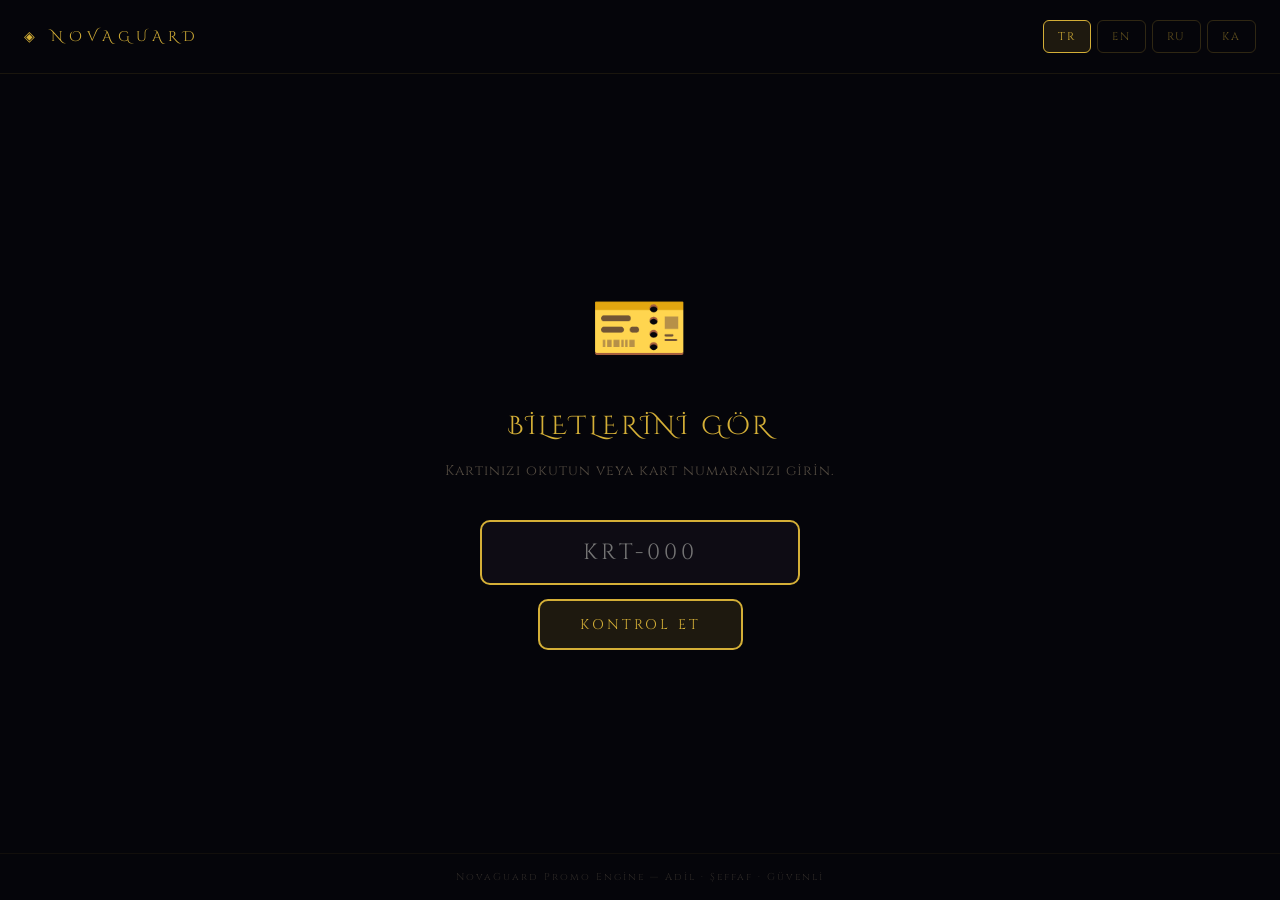
<file: novaguard-promo/display/kiosk.html>
<!DOCTYPE html>
<html lang="tr">
<head>
<meta charset="UTF-8">
<meta name="viewport" content="width=device-width,initial-scale=1.0">
<title>NovaGuard — Bilet Kontrol</title>
<style>
@import url('https://fonts.googleapis.com/css2?family=Cinzel:wght@400;700;900&family=Cinzel+Decorative:wght@700;900&display=swap');
:root{--gold:#d4af37;--gold-l:#f0d060;--red:#c41e3a;--red-l:#e8334a;--cyan:#00c8ff;--green:#22c55e;--bg:#05050a;--bg2:#0e0c14;--text:#ede5d0;--dim:#524a40}
*{box-sizing:border-box;margin:0;padding:0;-webkit-tap-highlight-color:transparent;user-select:none}
body{background:var(--bg);color:var(--text);font-family:'Cinzel',serif;min-height:100vh;overflow:hidden;display:flex;flex-direction:column}

/* HEADER */
#header{padding:20px 24px;display:flex;justify-content:space-between;align-items:center;border-bottom:1px solid rgba(212,175,55,.1)}
#brand{font-family:'Cinzel Decorative',serif;font-size:14px;letter-spacing:6px;color:var(--gold)}
.lang-btns{display:flex;gap:6px}
.lang-btn{background:transparent;border:1px solid rgba(212,175,55,.2);color:rgba(212,175,55,.45);padding:8px 14px;font-family:'Cinzel',serif;font-size:11px;letter-spacing:2px;border-radius:6px}
.lang-btn.active{background:rgba(212,175,55,.12);border-color:var(--gold);color:var(--gold)}

/* MAIN */
#main{flex:1;display:flex;align-items:center;justify-content:center;padding:24px}

/* IDLE SCREEN */
#idle{text-align:center}
#idle-icon{font-size:80px;margin-bottom:24px;animation:pulse 2.5s ease-in-out infinite}
@keyframes pulse{0%,100%{opacity:.5;transform:scale(1)}50%{opacity:1;transform:scale(1.05)}}
#idle-title{font-family:'Cinzel Decorative',serif;font-size:26px;color:var(--gold);letter-spacing:3px;margin-bottom:14px}
#idle-sub{font-size:14px;color:var(--dim);letter-spacing:1px;max-width:480px;line-height:1.8}

/* CARD INPUT (manuel giriş — gerçek kart okuyucu yoksa) */
#card-input-box{margin-top:36px;display:flex;flex-direction:column;align-items:center;gap:14px}
#card-input{background:var(--bg2);border:2px solid rgba(212,175,55,.3);color:var(--gold);font-family:'Cinzel',serif;font-size:22px;letter-spacing:4px;text-align:center;padding:16px 24px;border-radius:10px;width:320px;outline:none}
#card-input:focus{border-color:var(--gold)}
#submit-btn{background:rgba(212,175,55,.12);border:2px solid var(--gold);color:var(--gold);font-family:'Cinzel',serif;font-size:14px;letter-spacing:3px;padding:14px 40px;border-radius:10px;cursor:pointer}
#submit-btn:active{transform:scale(.97)}

/* RESULT SCREEN */
#result{display:none;text-align:center;max-width:640px;width:100%}
#result-name{font-family:'Cinzel Decorative',serif;font-size:34px;color:var(--gold-l);margin-bottom:6px}
#result-card{font-size:13px;color:var(--dim);letter-spacing:2px;margin-bottom:32px}

#ticket-count{font-size:72px;font-weight:900;color:var(--gold);line-height:1;text-shadow:0 0 30px rgba(212,175,55,.4)}
#ticket-label{font-size:13px;letter-spacing:3px;color:var(--dim);margin-top:8px;margin-bottom:40px}

/* Tier grid */
#tier-grid{display:grid;grid-template-columns:repeat(5,1fr);gap:12px;margin-bottom:36px}
.tier-box{padding:16px 8px;border-radius:10px;border:2px solid rgba(212,175,55,.15);background:var(--bg2)}
.tier-box.eligible{border-color:rgba(34,197,94,.4);background:rgba(34,197,94,.06)}
.tier-box.excluded{border-color:rgba(196,30,58,.3);background:rgba(196,30,58,.05);opacity:.6}
.tier-icon{font-size:22px;margin-bottom:8px}
.tier-name{font-size:10px;letter-spacing:1px;color:var(--dim);margin-bottom:6px}
.tier-status{font-size:16px;font-weight:700}
.tier-status.ok{color:var(--green)}
.tier-status.no{color:var(--red-l)}

#back-btn{background:transparent;border:1px solid rgba(212,175,55,.25);color:var(--dim);font-family:'Cinzel',serif;font-size:12px;letter-spacing:2px;padding:12px 32px;border-radius:8px;cursor:pointer}

/* NOT FOUND */
#not-found{display:none;text-align:center}
#nf-icon{font-size:64px;margin-bottom:20px;opacity:.5}
#nf-text{font-size:16px;color:var(--dim);letter-spacing:1px;margin-bottom:28px}

/* LOADING */
#loading{display:none;text-align:center}
.spinner{width:48px;height:48px;border:3px solid rgba(212,175,55,.15);border-top-color:var(--gold);border-radius:50%;margin:0 auto 20px;animation:spin 1s linear infinite}
@keyframes spin{to{transform:rotate(360deg)}}

/* FOOTER */
#footer{padding:16px;text-align:center;font-size:10px;letter-spacing:2px;color:rgba(82,74,64,.5);border-top:1px solid rgba(212,175,55,.06)}

/* OPERATOR PANEL (gizli, uzun basınca açılır) */
#op-panel{position:fixed;top:0;right:0;width:300px;height:100vh;background:rgba(8,6,14,.98);border-left:1px solid rgba(212,175,55,.1);z-index:100;padding:20px;display:none;flex-direction:column;gap:12px}
#op-panel.open{display:flex}
.op-label{font-size:9px;letter-spacing:2px;color:var(--dim)}
.op-input{width:100%;background:rgba(20,20,32,.9);border:1px solid rgba(212,175,55,.15);color:var(--text);padding:9px 10px;font-family:monospace;font-size:11px;outline:none;border-radius:5px}
.op-btn{width:100%;padding:10px;border:none;cursor:pointer;font-family:'Cinzel',serif;font-size:10px;letter-spacing:2px;border-radius:5px;background:rgba(0,200,255,.1);border:1px solid rgba(0,200,255,.3);color:var(--cyan)}
</style>
</head>
<body onclick="handleBodyTap(event)">

<header id="header">
  <div id="brand">◈ NOVAGUARD</div>
  <div class="lang-btns">
    <button class="lang-btn active" data-l="tr" onclick="setLang('tr')">TR</button>
    <button class="lang-btn" data-l="en" onclick="setLang('en')">EN</button>
    <button class="lang-btn" data-l="ru" onclick="setLang('ru')">RU</button>
    <button class="lang-btn" data-l="ka" onclick="setLang('ka')">KA</button>
  </div>
</header>

<div id="main">

  <!-- BOŞTA — kart bekleniyor -->
  <div id="idle">
    <div id="idle-icon">🎫</div>
    <div id="idle-title" data-i18n="idleTitle">BİLETLERİNİ GÖR</div>
    <div id="idle-sub" data-i18n="idleSub">Kartınızı okutun veya kart numaranızı girin.</div>
    <div id="card-input-box">
      <input id="card-input" type="text" inputmode="text" data-i18n-placeholder="cardPlaceholder" placeholder="KRT-000" autocomplete="off">
      <button id="submit-btn" onclick="checkCard()" data-i18n="checkBtn">KONTROL ET</button>
    </div>
  </div>

  <!-- YÜKLENİYOR -->
  <div id="loading">
    <div class="spinner"></div>
    <div data-i18n="loadingText">Kontrol ediliyor…</div>
  </div>

  <!-- SONUÇ -->
  <div id="result">
    <div id="result-name">—</div>
    <div id="result-card">—</div>

    <div id="ticket-count">0</div>
    <div id="ticket-label" data-i18n="totalTicketsLabel">TOPLAM AKTİF BİLET</div>

    <div id="tier-grid"></div>

    <button id="back-btn" onclick="resetKiosk()" data-i18n="backBtn">◀ GERİ DÖN</button>
  </div>

  <!-- BULUNAMADI -->
  <div id="not-found">
    <div id="nf-icon">✕</div>
    <div id="nf-text" data-i18n="notFoundText">Kart bulunamadı. Lütfen resepsiyona danışın.</div>
    <button class="op-btn" style="width:auto;padding:12px 32px" onclick="resetKiosk()" data-i18n="backBtn">◀ GERİ DÖN</button>
  </div>

</div>

<div id="footer" data-i18n="footerText">NovaGuard Promo Engine — Adil · Şeffaf · Güvenli</div>

<!-- OPERATÖR PANELİ (5 saniye basılı tutarsanız açılır) -->
<div id="op-panel">
  <div class="op-label">API ADRESİ</div>
  <input class="op-input" id="api-url" type="text" value="http://localhost:8000">
  <button class="op-btn" onclick="saveApiUrl()">KAYDET</button>
  <button class="op-btn" onclick="document.getElementById('op-panel').classList.remove('open')">KAPAT</button>
</div>

<script>
// ── ÇEVİRİLER ────────────────────────────────────────────────────────────────
const T = {
  tr:{idleTitle:'BİLETLERİNİ GÖR', idleSub:'Kartınızı okutun veya kart numaranızı girin.',
      cardPlaceholder:'KRT-000', checkBtn:'KONTROL ET', loadingText:'Kontrol ediliyor…',
      totalTicketsLabel:'TOPLAM AKTİF BİLET', backBtn:'◀ GERİ DÖN',
      notFoundText:'Kart bulunamadı. Lütfen resepsiyona danışın.',
      footerText:'NovaGuard Promo Engine — Adil · Şeffaf · Güvenli',
      eligible:'UYGUN', excluded:'DIŞINDA',
      tiers:{daily:'Günlük',weekly:'Haftalık',monthly:'Aylık',quarterly:'3 Aylık',annual:'Final'}},
  en:{idleTitle:'CHECK YOUR TICKETS', idleSub:'Scan your card or enter your card number.',
      cardPlaceholder:'KRT-000', checkBtn:'CHECK', loadingText:'Checking…',
      totalTicketsLabel:'TOTAL ACTIVE TICKETS', backBtn:'◀ BACK',
      notFoundText:'Card not found. Please contact reception.',
      footerText:'NovaGuard Promo Engine — Fair · Transparent · Secure',
      eligible:'ELIGIBLE', excluded:'EXCLUDED',
      tiers:{daily:'Daily',weekly:'Weekly',monthly:'Monthly',quarterly:'Quarterly',annual:'Final'}},
  ru:{idleTitle:'ПРОВЕРЬТЕ БИЛЕТЫ', idleSub:'Приложите карту или введите номер карты.',
      cardPlaceholder:'KRT-000', checkBtn:'ПРОВЕРИТЬ', loadingText:'Проверка…',
      totalTicketsLabel:'ВСЕГО АКТИВНЫХ БИЛЕТОВ', backBtn:'◀ НАЗАД',
      notFoundText:'Карта не найдена. Обратитесь на ресепшн.',
      footerText:'NovaGuard Promo Engine — Честно · Прозрачно · Безопасно',
      eligible:'УЧАСТВУЕТ', excluded:'ИСКЛЮЧЁН',
      tiers:{daily:'Ежедневный',weekly:'Еженедельный',monthly:'Ежемесячный',quarterly:'Квартальный',annual:'Финал'}},
  ka:{idleTitle:'ნახეთ თქვენი ბილეთები', idleSub:'გაატარეთ ბარათი ან შეიყვანეთ ბარათის ნომერი.',
      cardPlaceholder:'KRT-000', checkBtn:'შემოწმება', loadingText:'მოწმდება…',
      totalTicketsLabel:'სულ აქტიური ბილეთი', backBtn:'◀ უკან',
      notFoundText:'ბარათი ვერ მოიძებნა. მიმართეთ რეცეფციას.',
      footerText:'NovaGuard Promo Engine — სამართლიანი · გამჭვირვალე · უსაფრთხო',
      eligible:'მონაწილე', excluded:'გამორიცხული',
      tiers:{daily:'ყოველდღიური',weekly:'ყოველკვირეული',monthly:'ყოველთვიური',quarterly:'კვარტალური',annual:'ფინალი'}},
};

let lang = 'tr';
let apiBase = localStorage.getItem('kiosk_api_url') || 'http://localhost:8000';
document.getElementById('api-url').value = apiBase;

function t(key){ return T[lang][key] || T.tr[key] || key; }

function setLang(l){
  lang = l;
  document.querySelectorAll('.lang-btn').forEach(b => b.classList.toggle('active', b.dataset.l===l));
  document.querySelectorAll('[data-i18n]').forEach(el => el.textContent = t(el.getAttribute('data-i18n')));
  document.querySelectorAll('[data-i18n-placeholder]').forEach(el => el.placeholder = t(el.getAttribute('data-i18n-placeholder')));
}

// ── EKRAN GEÇİŞLERİ ────────────────────────────────────────────────────────
function showScreen(name){
  ['idle','loading','result','not-found'].forEach(id=>{
    document.getElementById(id).style.display = (id===name) ? (id==='idle'?'block':'flex') : 'none';
  });
  if(name==='idle'){
    document.getElementById('idle').style.display = 'block';
    document.getElementById('card-input').value = '';
    setTimeout(()=>document.getElementById('card-input').focus(), 100);
  }
}

function resetKiosk(){ showScreen('idle'); }

// ── KART KONTROLÜ ────────────────────────────────────────────────────────────
async function checkCard(){
  const cardId = document.getElementById('card-input').value.trim();
  if(!cardId) return;

  showScreen('loading');

  try{
    const res = await fetch(`${apiBase}/api/v1/display/card/${encodeURIComponent(cardId)}/status`);
    const data = await res.json();

    if(!data.found){
      showScreen('not-found');
      autoResetTimer();
      return;
    }

    renderResult(data);
    showScreen('result');
    autoResetTimer();

  }catch(e){
    showScreen('not-found');
    autoResetTimer();
  }
}

function renderResult(data){
  const elig = data.eligibility || {};
  const ts = elig.ticket_summary || {};
  const byTier = elig.eligibility_by_tier || {};

  document.getElementById('result-name').textContent = data.name || data.card_id;
  document.getElementById('result-card').textContent = data.card_id;
  document.getElementById('ticket-count').textContent = ts.total_active_tickets ?? 0;

  const tiers = ['daily','weekly','monthly','quarterly','annual'];
  const icons = {daily:'☀',weekly:'📅',monthly:'🗓',quarterly:'📆',annual:'👑'};

  const grid = document.getElementById('tier-grid');
  grid.innerHTML = tiers.map(tier=>{
    const info = byTier[tier];
    const eligible = info ? info.eligible : true;
    return `
      <div class="tier-box ${eligible?'eligible':'excluded'}">
        <div class="tier-icon">${icons[tier]}</div>
        <div class="tier-name">${t('tiers')[tier] || tier}</div>
        <div class="tier-status ${eligible?'ok':'no'}">${eligible?'✓':'✕'}</div>
      </div>`;
  }).join('');
}

// ── OTOMATİK SIFIRLAMA — 15 saniye sonra idle ekrana dön ────────────────────
let resetTimer = null;
function autoResetTimer(){
  if(resetTimer) clearTimeout(resetTimer);
  resetTimer = setTimeout(resetKiosk, 15000);
}

// ── KLAVYE / KART OKUYUCU DESTEĞİ ─────────────────────────────────────────────
// Çoğu kart okuyucu USB klavye gibi davranır: kartı okutunca otomatik yazar + Enter basar
document.getElementById('card-input').addEventListener('keydown', e=>{
  if(e.key === 'Enter') checkCard();
});

// ── OPERATÖR PANELİ — 5 saniye uzun basınca açılır ───────────────────────────
let pressTimer = null;
function handleBodyTap(e){
  // Header'daki dil butonlarına basıldıysa operatör paneli açma
  if(e.target.closest('.lang-btn') || e.target.closest('#op-panel')) return;
}
document.body.addEventListener('mousedown', startPress);
document.body.addEventListener('touchstart', startPress);
document.body.addEventListener('mouseup', cancelPress);
document.body.addEventListener('touchend', cancelPress);

function startPress(e){
  if(e.target.closest('.lang-btn') || e.target.closest('#op-panel') || e.target.closest('#card-input') || e.target.closest('#submit-btn')) return;
  pressTimer = setTimeout(()=>{
    document.getElementById('op-panel').classList.add('open');
  }, 5000);
}
function cancelPress(){ if(pressTimer) clearTimeout(pressTimer); }

function saveApiUrl(){
  apiBase = document.getElementById('api-url').value.trim().replace(/\/$/,'');
  localStorage.setItem('kiosk_api_url', apiBase);
  document.getElementById('op-panel').classList.remove('open');
}

// ── BAŞLANGIÇ ────────────────────────────────────────────────────────────────
setLang('tr');
showScreen('idle');
</script>
</body>
</html>
</file>
<file: style.css>
body {
    margin: 0;
    font-family: 'Segoe UI', Arial, sans-serif;
    background: #f4f7fa;
    color: #222;
}
header {
    background: #1a2238;
    color: #fff;
    padding: 20px 0;
}
header .container {
    display: flex;
    justify-content: space-between;
    align-items: center;
    max-width: 1200px;
    margin: 0 auto;
    padding: 0 20px;
}
header h1 {
    font-size: 2rem;
    margin: 0;
}
nav ul {
    list-style: none;
    display: flex;
    gap: 20px;
    margin: 0;
    padding: 0;
}
nav a {
    color: #fff;
    text-decoration: none;
    font-weight: 500;
    transition: color 0.2s;
}
nav a:hover {
    color: #e0e0e0;
}
.hero {
    background: linear-gradient(120deg, #1a2238 0%, #9daaf2 100%);
    color: #fff;
    padding: 80px 0 60px 0;
    text-align: center;
}
.hero h2 {
    font-size: 2.5rem;
    margin-bottom: 20px;
}
.hero p {
    font-size: 1.2rem;
    margin-bottom: 30px;
}
.cta-btn {
    background: #21e6c1;
    color: #1a2238;
    padding: 12px 32px;
    border: none;
    border-radius: 25px;
    font-size: 1rem;
    font-weight: bold;
    cursor: pointer;
    text-decoration: none;
    transition: background 0.2s;
}
.cta-btn:hover {
    background: #278ea5;
    color: #fff;
}
section {
    padding: 60px 0;
}
.container {
    max-width: 1200px;
    margin: 0 auto;
    padding: 0 20px;
}
.services-list {
    display: grid;
    grid-template-columns: repeat(auto-fit, minmax(220px, 1fr));
    gap: 20px;
    padding: 0;
    list-style: none;
}
.services-list li {
    background: #fff;
    border-radius: 10px;
    box-shadow: 0 2px 8px rgba(26,34,56,0.08);
    padding: 24px;
    font-size: 1.1rem;
    text-align: center;
}
form {
    display: flex;
    flex-direction: column;
    gap: 16px;
    max-width: 400px;
    margin: 0 auto;
}
input, textarea {
    padding: 12px;
    border: 1px solid #ccc;
    border-radius: 6px;
    font-size: 1rem;
}
button[type="submit"] {
    background: #1a2238;
    color: #fff;
    border: none;
    padding: 12px;
    border-radius: 6px;
    font-size: 1rem;
    font-weight: bold;
    cursor: pointer;
    transition: background 0.2s;
}
button[type="submit"]:hover {
    background: #21e6c1;
    color: #1a2238;
}
footer {
    background: #1a2238;
    color: #fff;
    text-align: center;
    padding: 20px 0;
}
</file>
